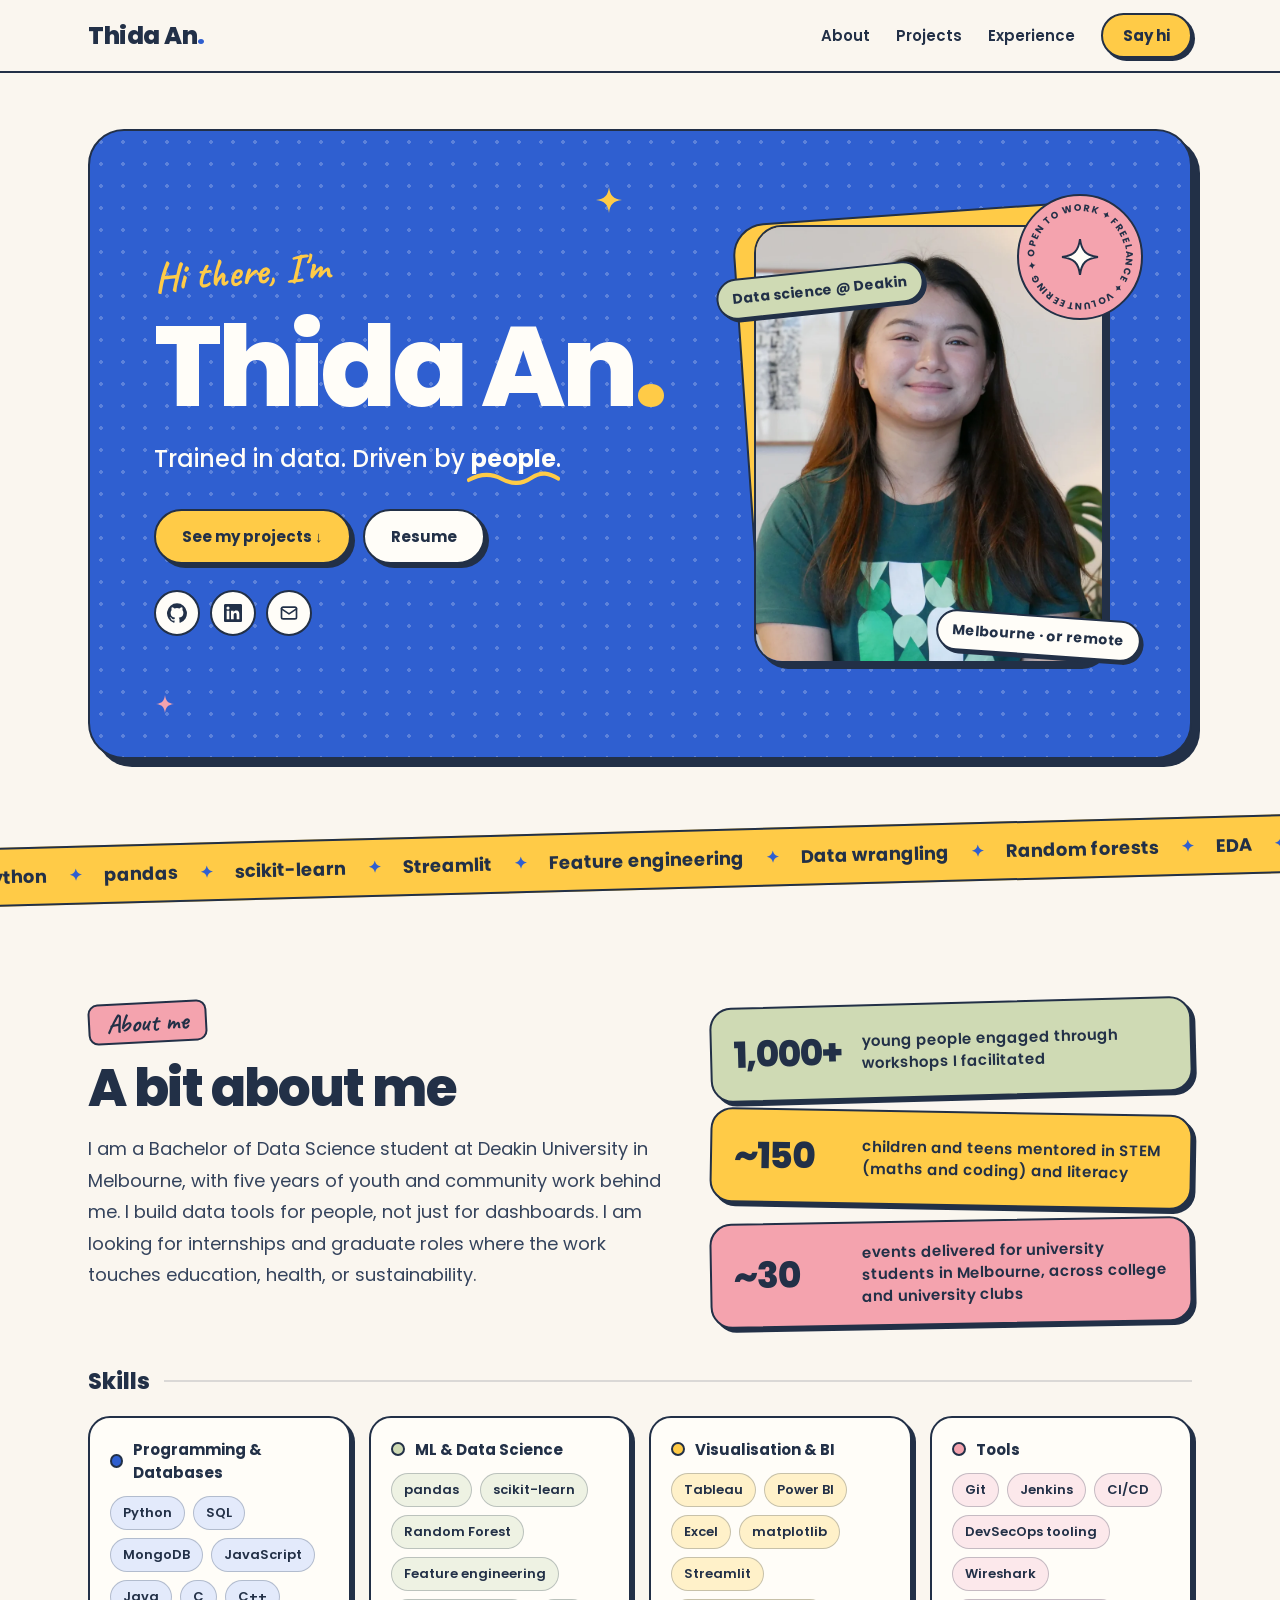
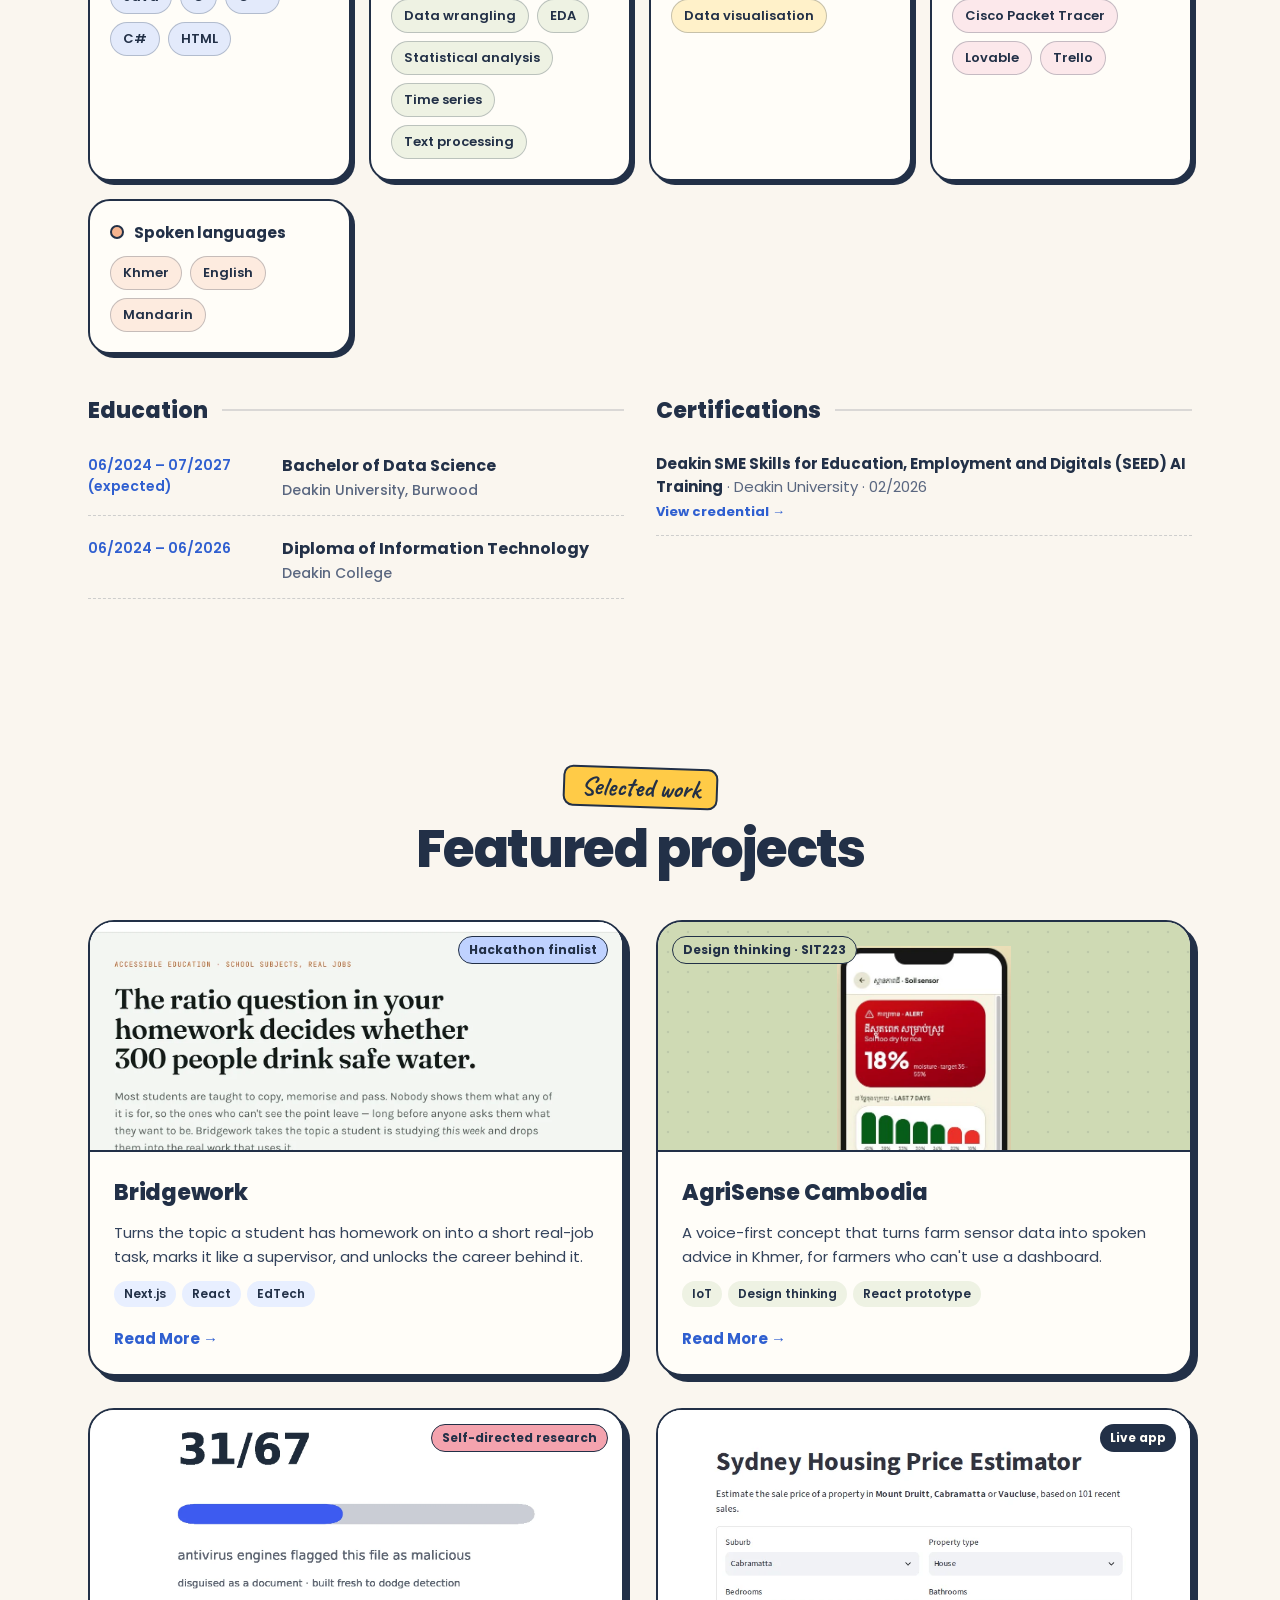
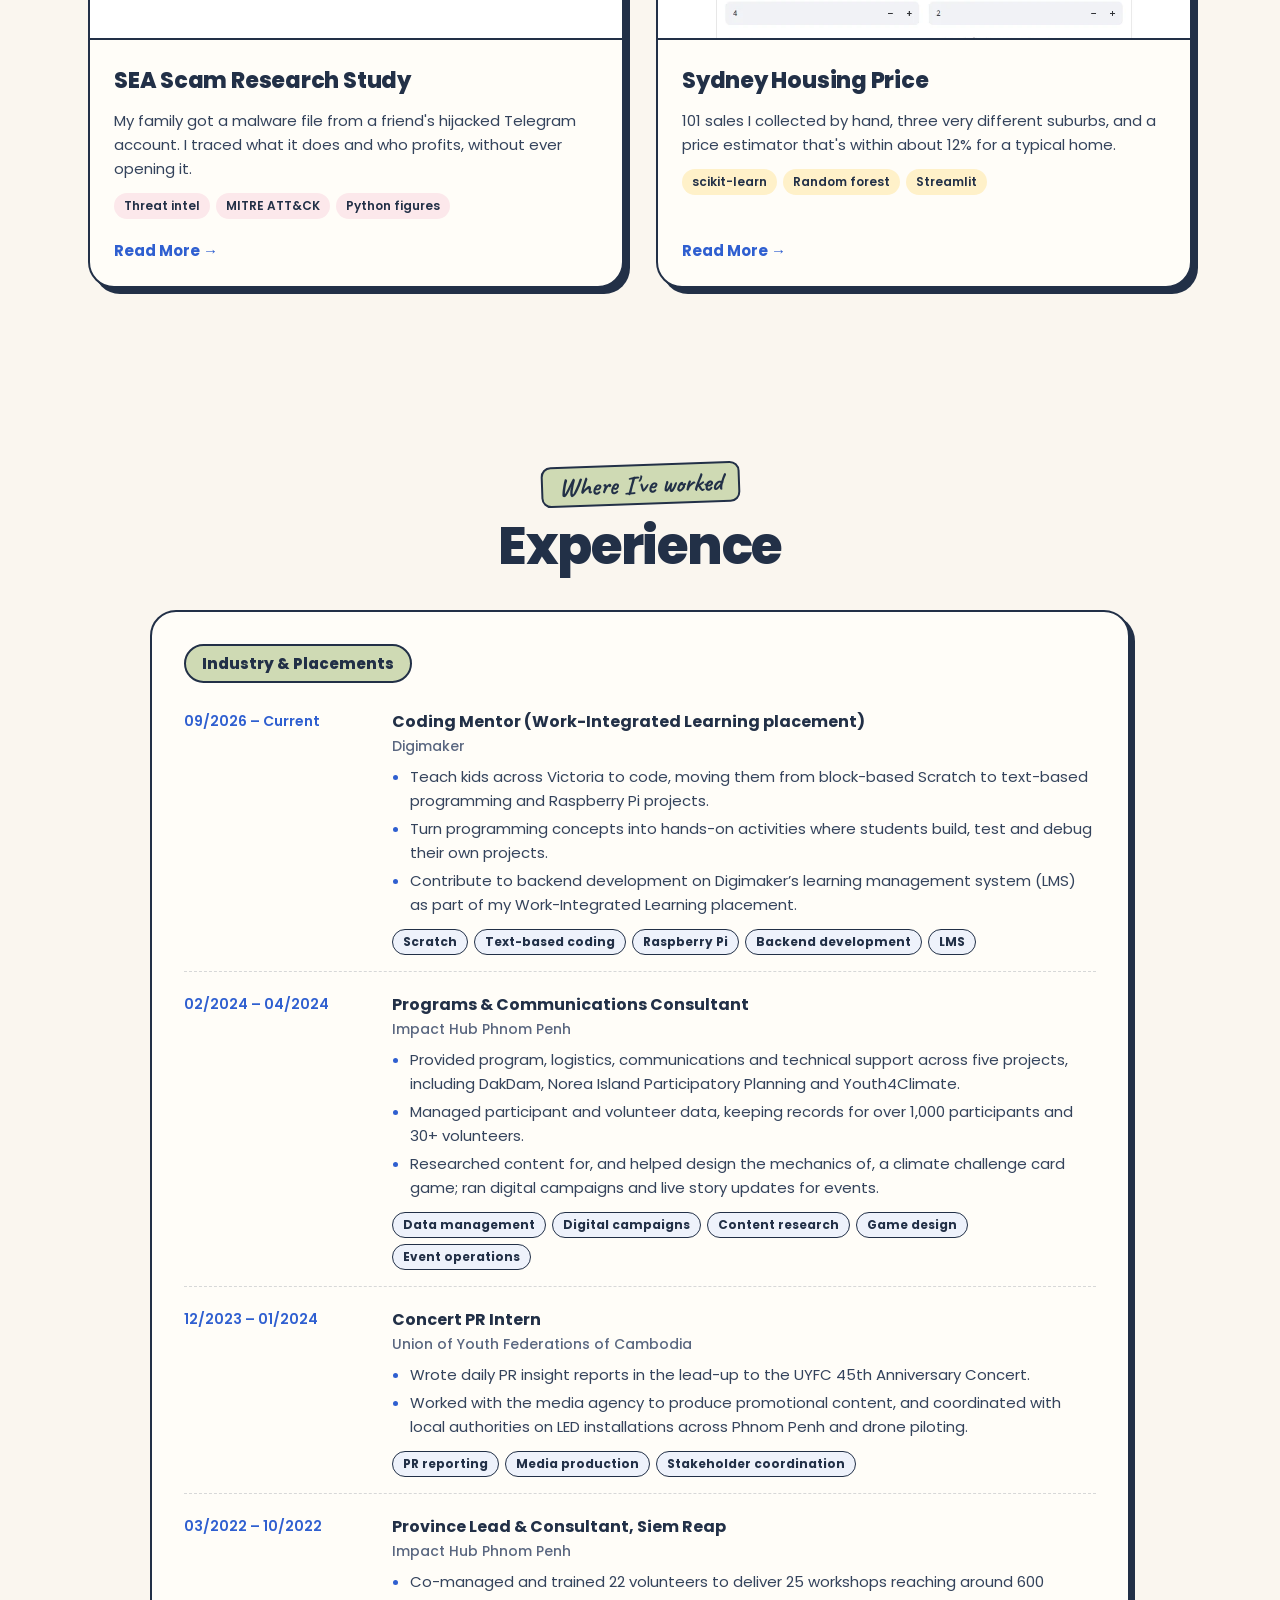
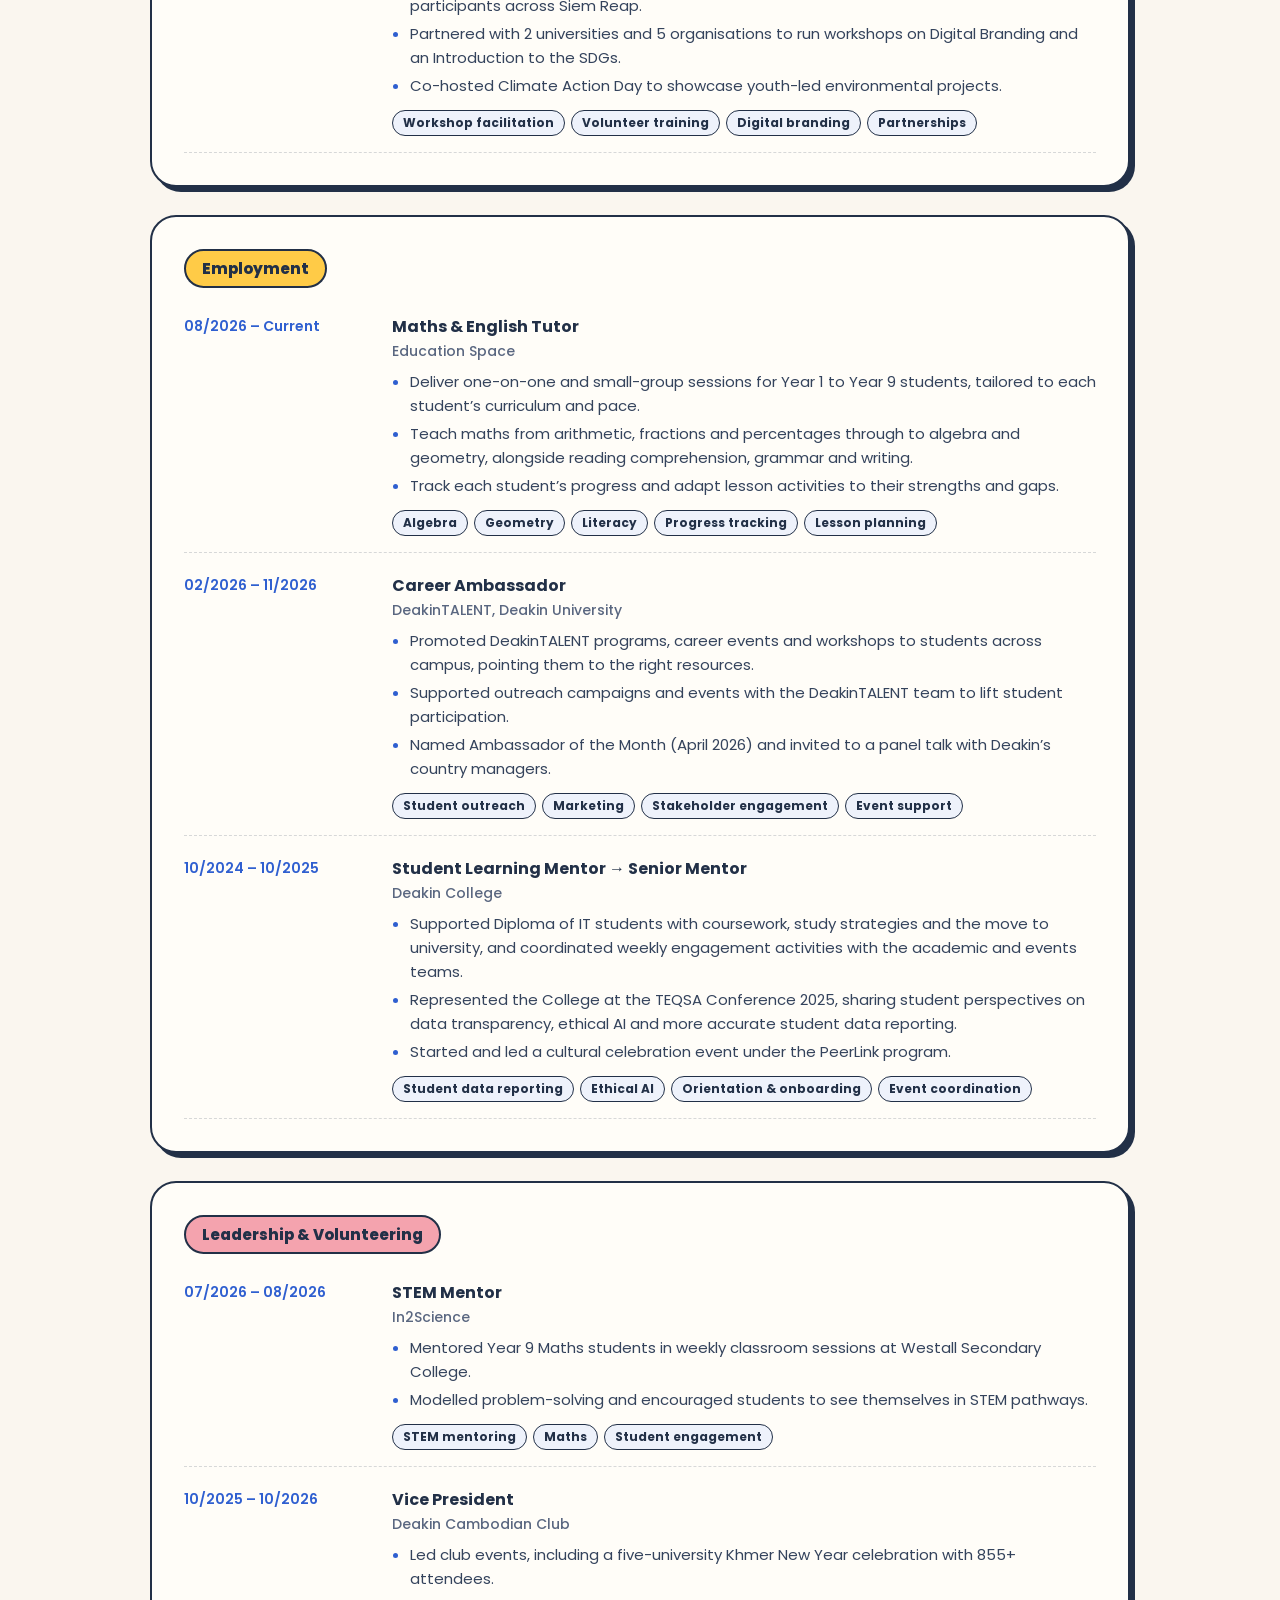
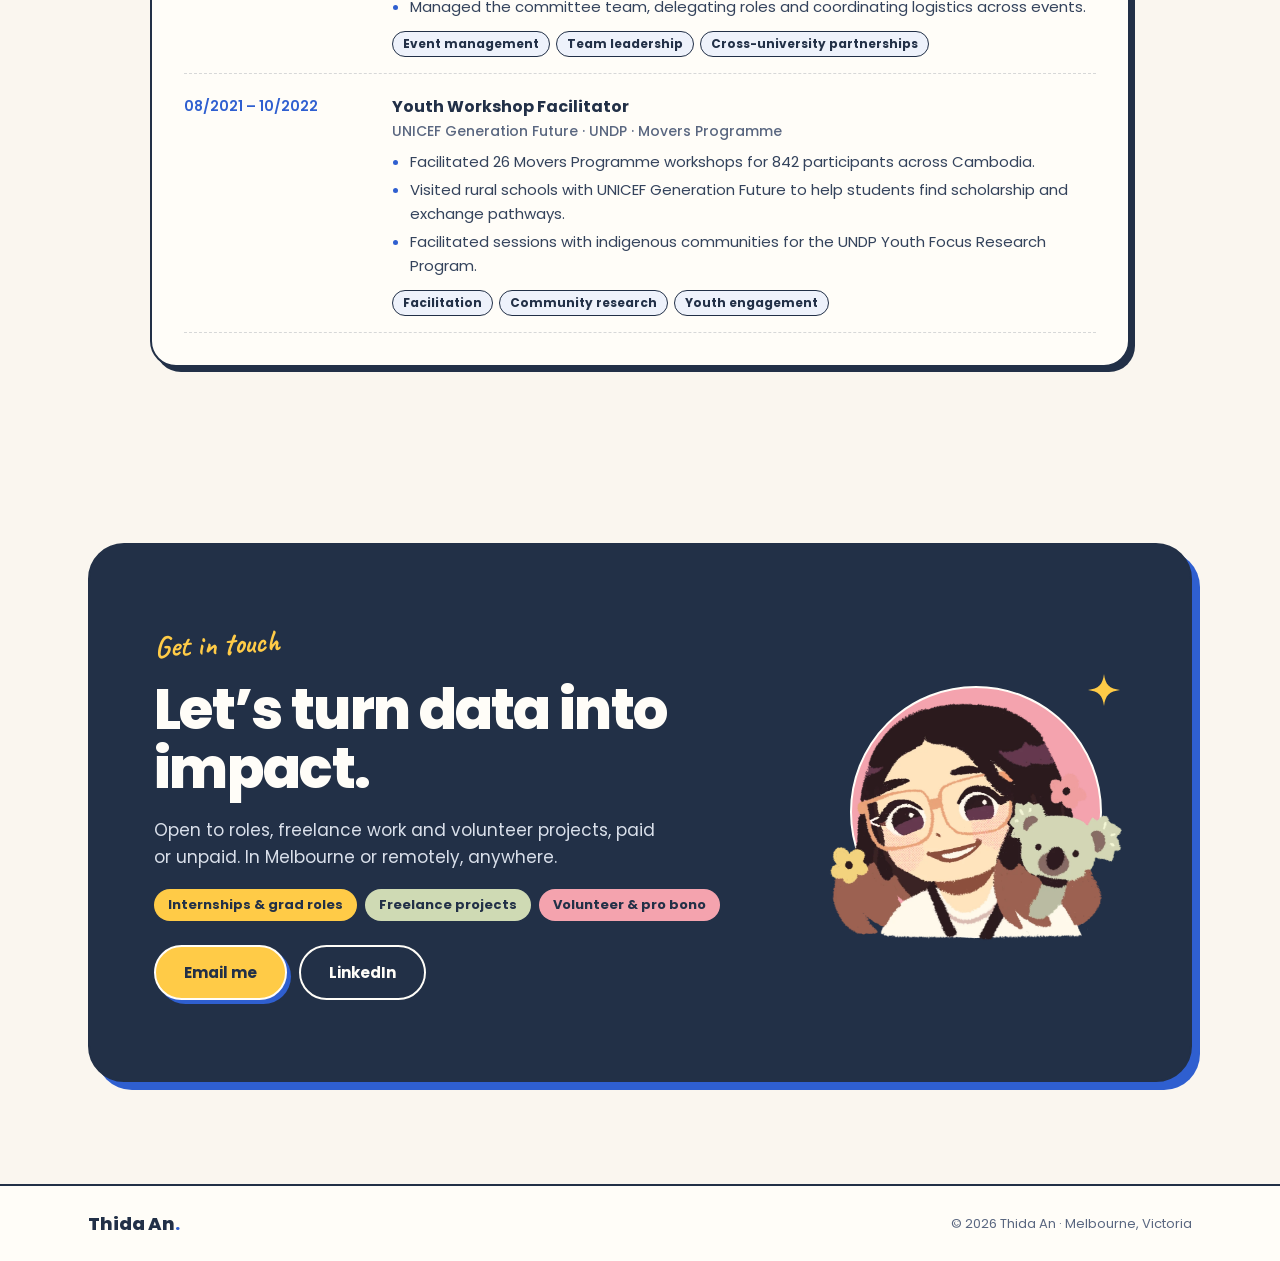
<file: index.html>
<!DOCTYPE html>
<html lang="en">
<head>
<meta charset="utf-8">
<meta name="viewport" content="width=device-width, initial-scale=1">
<title>Thida An, Data Science, Melbourne</title>
<link rel="preconnect" href="https://fonts.googleapis.com">
<link rel="preconnect" href="https://fonts.gstatic.com" crossorigin>
<link href="https://fonts.googleapis.com/css2?family=Caveat:wght@700&family=Poppins:wght@400;500;600;700;800&display=swap" rel="stylesheet">
<style>
body{margin:0;background:#FAF6EF}
*{box-sizing:border-box}
html{scroll-behavior:smooth;scroll-padding-top:90px}
a{color:#2F5FD0;text-decoration:none}a:hover{color:#223047}
.dots{background-image:radial-gradient(rgba(255,255,255,0.22) 1.6px,transparent 1.8px);background-size:22px 22px}
.inkdots{background-image:radial-gradient(rgba(34,48,71,0.10) 1.4px,transparent 1.6px);background-size:20px 20px}
.wob{animation:wob 7s ease-in-out infinite}
.bob{animation:bob 4.5s ease-in-out infinite}
.bob2{animation:bob 5.5s ease-in-out -2s infinite}
.spin{animation:spin 16s linear infinite}
.twinkle{animation:twinkle 2.8s ease-in-out infinite}
.twinkle2{animation:twinkle 3.6s ease-in-out -1.2s infinite}
.marq{animation:marq 34s linear infinite}
.lift{transition:transform .28s cubic-bezier(.3,1.7,.5,1),box-shadow .28s ease}
.lift:hover{transform:rotate(0deg) translateY(-8px)!important;box-shadow:10px 14px 0 #223047!important}
.pop{transition:transform .2s cubic-bezier(.3,1.7,.5,1),box-shadow .2s ease}
.pop:hover{transform:translate(-2px,-3px);box-shadow:6px 7px 0 #223047!important}
.chip{transition:transform .2s cubic-bezier(.3,1.7,.5,1)}
.chip:hover{transform:translateY(-3px) rotate(-3deg)}
.navlink:hover{color:#2F5FD0!important}
@keyframes wob{0%,100%{transform:rotate(-3deg)}50%{transform:rotate(3deg)}}
@keyframes bob{0%,100%{transform:translateY(0)}50%{transform:translateY(-10px)}}
@keyframes spin{to{transform:rotate(360deg)}}
@keyframes twinkle{0%,100%{transform:scale(1) rotate(0deg);opacity:1}50%{transform:scale(.6) rotate(45deg);opacity:.6}}
@keyframes marq{from{transform:translateX(0)}to{transform:translateX(-50%)}}
@media (prefers-reduced-motion:reduce){.wob,.bob,.bob2,.spin,.twinkle,.twinkle2,.marq{animation:none}}
/* Menu: full nav on wide screens, hamburger button on phones */
.nav-toggle{display:none!important}
.nav-mobile{display:none!important}
@media (max-width:859px){
  .nav-desktop{display:none!important}
  .nav-toggle{display:flex!important}
  .nav-mobile.open{display:flex!important}
}
.xp-list{margin:6px 0 0;padding-left:18px;font-size:15px;line-height:1.6;color:#34435C;display:flex;flex-direction:column;gap:4px}
.xp-list li::marker{color:#2F5FD0}
.xp-tags{display:flex;flex-wrap:wrap;gap:6px;margin-top:10px}
.xp-tag{font-size:12px;font-weight:700;color:#223047;background:#EEF2FB;border:1.5px solid #223047;padding:3px 10px;border-radius:999px}
</style>
</head>
<body>

<div style="min-height: 100vh; background: #FAF6EF; color: #223047; font-family: 'Poppins', Helvetica, sans-serif; overflow-x: hidden">

  <!-- NAV -->
  <header style="position: sticky; top: 0; z-index: 50; background: rgba(250,246,239,0.92); backdrop-filter: blur(12px); -webkit-backdrop-filter: blur(12px); border-bottom: 2px solid #223047">
    <div style="max-width: 1200px; margin: 0 auto; padding: 12px clamp(16px,5vw,48px); display: flex; align-items: center; justify-content: space-between; gap: 20px">
      <a href="#top" style="color: #223047; font-weight: 800; font-size: 24px; letter-spacing: -0.02em; padding: 6px 0">Thida An<span style="color: #2F5FD0">.</span></a>
      
        <nav class="nav-desktop" style="display: flex; align-items: center; gap: 26px; font-size: 15px; font-weight: 600">
          <a href="#about" class="navlink" style="color: #223047">About</a>
          <a href="#projects" class="navlink" style="color: #223047">Projects</a>
          <a href="#experience" class="navlink" style="color: #223047">Experience</a>
          <a href="#contact" class="pop" style="background: #FFCB47; color: #223047; font-weight: 700; padding: 9px 20px; border-radius: 999px; border: 2px solid #223047; box-shadow: 3px 3px 0 #223047">Say hi</a>
        </nav>
      
        <button class="nav-toggle" onclick="toggleMenu()" aria-label="Menu" style="width: 46px; height: 46px; border: 2px solid #223047; background: #FFFDF8; border-radius: 14px; display: flex; flex-direction: column; align-items: center; justify-content: center; gap: 5px; cursor: pointer; box-shadow: 3px 3px 0 #223047">
          <span style="width: 18px; height: 2px; background: #223047; border-radius: 2px"></span>
          <span style="width: 18px; height: 2px; background: #223047; border-radius: 2px"></span>
          <span style="width: 18px; height: 2px; background: #223047; border-radius: 2px"></span>
        </button>
      
    </div>
    
      <nav id="mobileMenu" class="nav-mobile" style="display: flex; flex-direction: column; padding: 6px clamp(16px,5vw,48px) 18px; border-top: 1px solid rgba(34,48,71,0.12)">
        <a href="#about" onclick="closeMenu()" style="color: #223047; font-size: 17px; font-weight: 600; padding: 12px 0">About</a>
        <a href="#projects" onclick="closeMenu()" style="color: #223047; font-size: 17px; font-weight: 600; padding: 12px 0">Projects</a>
        <a href="#experience" onclick="closeMenu()" style="color: #223047; font-size: 17px; font-weight: 600; padding: 12px 0">Experience</a>
        <a href="#contact" onclick="closeMenu()" style="align-self: flex-start; margin-top: 8px; background: #FFCB47; color: #223047; font-size: 15px; font-weight: 700; padding: 10px 22px; border-radius: 999px; border: 2px solid #223047">Say hi</a>
      </nav>
    
  </header>

  <main style="max-width: 1200px; margin: 0 auto; padding: 0 clamp(16px,5vw,48px)">

    <!-- HERO -->
    <section id="top" data-screen-label="Hero" style="padding: clamp(28px,5vw,56px) 0 clamp(40px,6vw,64px)">
      <div class="dots" style="position: relative; background-color: #2F5FD0; border: 2px solid #223047; border-radius: 36px; box-shadow: 8px 8px 0 #223047; padding: clamp(32px,6vw,72px) clamp(22px,5vw,64px); display: flex; flex-wrap: wrap-reverse; align-items: center; justify-content: space-between; gap: 40px; overflow: hidden">

        <div style="flex: 1 1 400px; min-width: 0; display: flex; flex-direction: column; gap: 22px; align-items: flex-start; position: relative; z-index: 2">
          <span style="font-family: 'Caveat', cursive; font-size: clamp(30px,3.6vw,40px); font-weight: 700; color: #FFCB47; transform: rotate(-4deg); line-height: 1">Hi there, I'm</span>
          <h1 style="margin: 0; font-size: clamp(54px,9vw,112px); font-weight: 800; line-height: 0.95; letter-spacing: -0.04em; color: #FFFDF8">Thida An<span style="color: #FFCB47">.</span></h1>
          
            <p style="margin: 0; font-size: clamp(19px,2.3vw,24px); font-weight: 500; line-height: 1.45; max-width: 30ch; color: #FFFDF8">Trained in data. Driven by <span style="position: relative; white-space: nowrap; font-weight: 700">people<svg aria-hidden="true" viewBox="0 0 200 20" preserveAspectRatio="none" style="position: absolute; left: -4px; right: -4px; bottom: -10px; width: calc(100% + 8px); height: 14px"><path d="M3 13 C 30 3, 52 3, 74 11 S 116 20, 138 10 S 176 3, 197 11" stroke="#FFCB47" stroke-width="6" fill="none" stroke-linecap="round"></path></svg></span>.</p>

<div style="display: flex; flex-wrap: wrap; gap: 12px; margin-top: 10px">
            <a href="#projects" class="pop" style="background: #FFCB47; color: #223047; font-weight: 700; font-size: 15px; padding: 14px 26px; border-radius: 999px; border: 2px solid #223047; box-shadow: 4px 4px 0 #223047">See my projects ↓</a>
            <a href="Thida-An-Resume.pdf" target="_blank" class="pop" style="background: #FFFDF8; color: #223047; font-weight: 700; font-size: 15px; padding: 14px 26px; border-radius: 999px; border: 2px solid #223047; box-shadow: 4px 4px 0 #223047">Resume</a>
          </div>
          <div style="display: flex; gap: 10px; margin-top: 4px">
            <a href="https://github.com/chakriyathida" target="_blank" aria-label="GitHub" class="pop" style="width: 46px; height: 46px; border-radius: 50%; background: #FFFDF8; border: 2px solid #223047; display: flex; align-items: center; justify-content: center; color: #223047">
              <svg aria-hidden="true" width="20" height="20" viewBox="0 0 24 24" fill="currentColor"><path d="M12 .3a12 12 0 0 0-3.8 23.38c.6.12.83-.26.83-.57v-2.04c-3.34.72-4.04-1.61-4.04-1.61-.55-1.4-1.34-1.77-1.34-1.77-1.08-.74.09-.73.09-.73 1.2.09 1.84 1.24 1.84 1.24 1.07 1.83 2.8 1.3 3.49 1 .1-.78.42-1.3.76-1.6-2.67-.3-5.47-1.33-5.47-5.93 0-1.31.47-2.38 1.24-3.22-.14-.3-.54-1.52.1-3.18 0 0 1-.32 3.3 1.23a11.5 11.5 0 0 1 6 0c2.28-1.55 3.29-1.23 3.29-1.23.64 1.66.24 2.88.12 3.18a4.65 4.65 0 0 1 1.23 3.22c0 4.61-2.8 5.63-5.48 5.92.42.36.81 1.1.81 2.22v3.29c0 .32.21.7.82.57A12 12 0 0 0 12 .3"></path></svg>
            </a>
            <a href="https://linkedin.com/in/thidaan" target="_blank" aria-label="LinkedIn" class="pop" style="width: 46px; height: 46px; border-radius: 50%; background: #FFFDF8; border: 2px solid #223047; display: flex; align-items: center; justify-content: center; color: #223047">
              <svg aria-hidden="true" width="18" height="18" viewBox="0 0 24 24" fill="currentColor"><path d="M20.45 20.45h-3.55v-5.57c0-1.33-.03-3.04-1.85-3.04-1.86 0-2.14 1.45-2.14 2.94v5.67H9.35V9h3.41v1.56h.05c.48-.9 1.64-1.85 3.37-1.85 3.6 0 4.27 2.37 4.27 5.46v6.28zM5.34 7.43a2.06 2.06 0 1 1 0-4.13 2.06 2.06 0 0 1 0 4.13zM7.12 20.45H3.56V9h3.56v11.45zM22.23 0H1.77C.79 0 0 .77 0 1.73v20.54C0 23.23.79 24 1.77 24h20.45c.98 0 1.78-.77 1.78-1.73V1.73C24 .77 23.2 0 22.22 0z"></path></svg>
            </a>
            <a href="mailto:chakriyathida@gmail.com" aria-label="Email" class="pop" style="width: 46px; height: 46px; border-radius: 50%; background: #FFFDF8; border: 2px solid #223047; display: flex; align-items: center; justify-content: center; color: #223047">
              <svg aria-hidden="true" width="20" height="20" viewBox="0 0 24 24" fill="none" stroke="currentColor" stroke-width="2" stroke-linecap="round" stroke-linejoin="round"><rect x="3" y="5" width="18" height="14" rx="2"></rect><path d="m3 7 9 6 9-6"></path></svg>
            </a>
          </div>
        </div>
        
          <div style="flex: 0 1 380px; width: 100%; max-width: 380px; margin: 0 auto; position: relative; padding: 22px 22px 22px 8px">
            <div style="position: absolute; top: 10px; left: 0; right: 34px; bottom: 34px; background: #FFCB47; border: 2px solid #223047; border-radius: 32px; transform: rotate(-4deg)"></div>
            <img src="images/thida-photo.webp" alt="Portrait of Thida An, smiling, in a green t-shirt" style="position: relative; display: block; width: 100%; aspect-ratio: 4 / 5; object-fit: cover; background: #FFFDF8; border: 2px solid #223047; border-radius: 28px; box-shadow: 6px 6px 0 #223047">
            <div class="spin" style="position: absolute; top: -10px; right: -18px; width: 128px; height: 128px">
              <svg role="img" aria-label="Open to work, freelance and volunteering" viewBox="0 0 128 128" width="128" height="128">
                <defs><path id="badgeCircle" d="M64,64 m-46,0 a46,46 0 1,1 92,0 a46,46 0 1,1 -92,0"></path></defs>
                <circle cx="64" cy="64" r="62" fill="#F4A3AE" stroke="#223047" stroke-width="2"></circle>
                <text font-family="Poppins, sans-serif" font-size="9.5" font-weight="700" fill="#223047"><textPath href="#badgeCircle" textLength="284" lengthAdjust="spacing">OPEN TO WORK ✦ FREELANCE ✦ VOLUNTEERING ✦ </textPath></text>
                <path d="M64 46 C65.5 58 70 62.5 82 64 C70 65.5 65.5 70 64 82 C62.5 70 58 65.5 46 64 C58 62.5 62.5 58 64 46Z" fill="#FFFDF8" stroke="#223047" stroke-width="2"></path>
              </svg>
            </div>
            <span class="bob2" style="position: absolute; left: -8%; top: 14%; background: #CFDAB4; color: #223047; font-weight: 700; font-size: 14px; padding: 8px 14px; border-radius: 999px; border: 2px solid #223047; box-shadow: 3px 3px 0 #223047; transform: rotate(-6deg); white-space: nowrap">Data science @ Deakin</span>
            <span class="bob" style="position: absolute; right: -4%; bottom: 6%; background: #FFFDF8; color: #223047; font-weight: 700; font-size: 14px; padding: 8px 14px; border-radius: 999px; border: 2px solid #223047; box-shadow: 3px 3px 0 #223047; transform: rotate(4deg); white-space: nowrap">Melbourne · or remote</span>
          </div>

        <svg class="twinkle2" aria-hidden="true" viewBox="0 0 24 24" style="position: absolute; left: 46%; top: 9%; width: 26px; height: 26px"><path d="M12 0 C13 8 16 11 24 12 C16 13 13 16 12 24 C11 16 8 13 0 12 C8 11 11 8 12 0Z" fill="#FFCB47"></path></svg>
        <svg class="twinkle" aria-hidden="true" viewBox="0 0 24 24" style="position: absolute; left: 6%; bottom: 7%; width: 18px; height: 18px"><path d="M12 0 C13 8 16 11 24 12 C16 13 13 16 12 24 C11 16 8 13 0 12 C8 11 11 8 12 0Z" fill="#F4A3AE"></path></svg>
      </div>
    </section>
  </main>

  <!-- MARQUEE -->
  <div aria-hidden="true" style="margin: 8px -20px 0; background: #FFCB47; border-top: 2px solid #223047; border-bottom: 2px solid #223047; transform: rotate(-1.5deg); overflow: hidden; padding: 14px 0">
    <div class="marq" style="display: flex; width: max-content; gap: 0">
      
        <span style="display: flex; align-items: center; gap: 22px; padding-right: 22px; font-weight: 700; font-size: 18px; color: #223047; white-space: nowrap">Python<span style="color: #2F5FD0; font-size: 16px">✦</span></span>
      
        <span style="display: flex; align-items: center; gap: 22px; padding-right: 22px; font-weight: 700; font-size: 18px; color: #223047; white-space: nowrap">pandas<span style="color: #2F5FD0; font-size: 16px">✦</span></span>
      
        <span style="display: flex; align-items: center; gap: 22px; padding-right: 22px; font-weight: 700; font-size: 18px; color: #223047; white-space: nowrap">scikit-learn<span style="color: #2F5FD0; font-size: 16px">✦</span></span>
      
        <span style="display: flex; align-items: center; gap: 22px; padding-right: 22px; font-weight: 700; font-size: 18px; color: #223047; white-space: nowrap">Streamlit<span style="color: #2F5FD0; font-size: 16px">✦</span></span>
      
        <span style="display: flex; align-items: center; gap: 22px; padding-right: 22px; font-weight: 700; font-size: 18px; color: #223047; white-space: nowrap">Feature engineering<span style="color: #2F5FD0; font-size: 16px">✦</span></span>
      
        <span style="display: flex; align-items: center; gap: 22px; padding-right: 22px; font-weight: 700; font-size: 18px; color: #223047; white-space: nowrap">Data wrangling<span style="color: #2F5FD0; font-size: 16px">✦</span></span>
      
        <span style="display: flex; align-items: center; gap: 22px; padding-right: 22px; font-weight: 700; font-size: 18px; color: #223047; white-space: nowrap">Random forests<span style="color: #2F5FD0; font-size: 16px">✦</span></span>
      
        <span style="display: flex; align-items: center; gap: 22px; padding-right: 22px; font-weight: 700; font-size: 18px; color: #223047; white-space: nowrap">EDA<span style="color: #2F5FD0; font-size: 16px">✦</span></span>
      
        <span style="display: flex; align-items: center; gap: 22px; padding-right: 22px; font-weight: 700; font-size: 18px; color: #223047; white-space: nowrap">Git<span style="color: #2F5FD0; font-size: 16px">✦</span></span>
      
        <span style="display: flex; align-items: center; gap: 22px; padding-right: 22px; font-weight: 700; font-size: 18px; color: #223047; white-space: nowrap">Jenkins<span style="color: #2F5FD0; font-size: 16px">✦</span></span>
      
        <span style="display: flex; align-items: center; gap: 22px; padding-right: 22px; font-weight: 700; font-size: 18px; color: #223047; white-space: nowrap">Khmer<span style="color: #2F5FD0; font-size: 16px">✦</span></span>
      
        <span style="display: flex; align-items: center; gap: 22px; padding-right: 22px; font-weight: 700; font-size: 18px; color: #223047; white-space: nowrap">English<span style="color: #2F5FD0; font-size: 16px">✦</span></span>
      
        <span style="display: flex; align-items: center; gap: 22px; padding-right: 22px; font-weight: 700; font-size: 18px; color: #223047; white-space: nowrap">Mandarin<span style="color: #2F5FD0; font-size: 16px">✦</span></span>
      
        <span style="display: flex; align-items: center; gap: 22px; padding-right: 22px; font-weight: 700; font-size: 18px; color: #223047; white-space: nowrap">Python<span style="color: #2F5FD0; font-size: 16px">✦</span></span>
      
        <span style="display: flex; align-items: center; gap: 22px; padding-right: 22px; font-weight: 700; font-size: 18px; color: #223047; white-space: nowrap">pandas<span style="color: #2F5FD0; font-size: 16px">✦</span></span>
      
        <span style="display: flex; align-items: center; gap: 22px; padding-right: 22px; font-weight: 700; font-size: 18px; color: #223047; white-space: nowrap">scikit-learn<span style="color: #2F5FD0; font-size: 16px">✦</span></span>
      
        <span style="display: flex; align-items: center; gap: 22px; padding-right: 22px; font-weight: 700; font-size: 18px; color: #223047; white-space: nowrap">Streamlit<span style="color: #2F5FD0; font-size: 16px">✦</span></span>
      
        <span style="display: flex; align-items: center; gap: 22px; padding-right: 22px; font-weight: 700; font-size: 18px; color: #223047; white-space: nowrap">Feature engineering<span style="color: #2F5FD0; font-size: 16px">✦</span></span>
      
        <span style="display: flex; align-items: center; gap: 22px; padding-right: 22px; font-weight: 700; font-size: 18px; color: #223047; white-space: nowrap">Data wrangling<span style="color: #2F5FD0; font-size: 16px">✦</span></span>
      
        <span style="display: flex; align-items: center; gap: 22px; padding-right: 22px; font-weight: 700; font-size: 18px; color: #223047; white-space: nowrap">Random forests<span style="color: #2F5FD0; font-size: 16px">✦</span></span>
      
        <span style="display: flex; align-items: center; gap: 22px; padding-right: 22px; font-weight: 700; font-size: 18px; color: #223047; white-space: nowrap">EDA<span style="color: #2F5FD0; font-size: 16px">✦</span></span>
      
        <span style="display: flex; align-items: center; gap: 22px; padding-right: 22px; font-weight: 700; font-size: 18px; color: #223047; white-space: nowrap">Git<span style="color: #2F5FD0; font-size: 16px">✦</span></span>
      
        <span style="display: flex; align-items: center; gap: 22px; padding-right: 22px; font-weight: 700; font-size: 18px; color: #223047; white-space: nowrap">Jenkins<span style="color: #2F5FD0; font-size: 16px">✦</span></span>
      
        <span style="display: flex; align-items: center; gap: 22px; padding-right: 22px; font-weight: 700; font-size: 18px; color: #223047; white-space: nowrap">Khmer<span style="color: #2F5FD0; font-size: 16px">✦</span></span>
      
        <span style="display: flex; align-items: center; gap: 22px; padding-right: 22px; font-weight: 700; font-size: 18px; color: #223047; white-space: nowrap">English<span style="color: #2F5FD0; font-size: 16px">✦</span></span>
      
        <span style="display: flex; align-items: center; gap: 22px; padding-right: 22px; font-weight: 700; font-size: 18px; color: #223047; white-space: nowrap">Mandarin<span style="color: #2F5FD0; font-size: 16px">✦</span></span>
      
    </div>
  </div>

  <main style="max-width: 1200px; margin: 0 auto; padding: 0 clamp(16px,5vw,48px)">

    <!-- ABOUT -->
    <section id="about" data-screen-label="About" style="padding: clamp(64px,9vw,112px) 0 clamp(48px,7vw,80px); display: flex; flex-direction: column; gap: 40px">
      <div style="display: flex; flex-wrap: wrap; gap: 40px; align-items: flex-start">
        <div style="flex: 1 1 440px; min-width: 0; display: flex; flex-direction: column; gap: 18px; align-items: flex-start">
          <span style="font-family: 'Caveat', cursive; font-size: 26px; font-weight: 700; background: #F4A3AE; color: #223047; padding: 2px 16px; border-radius: 10px; border: 2px solid #223047; transform: rotate(-3deg)">About me</span>
          <h2 style="margin: 0; font-size: clamp(34px,4.6vw,52px); font-weight: 800; letter-spacing: -0.03em; line-height: 1.05">A bit about me</h2>
          <p style="margin: 0; max-width: 56ch; font-size: 18px; line-height: 1.75; color: #34435C">I am a Bachelor of Data Science student at Deakin University in Melbourne, with five years of youth and community work behind me. I build data tools for people, not just for dashboards. I am looking for internships and graduate roles where the work touches education, health, or sustainability.</p>
        </div>
        <div style="flex: 1 1 340px; min-width: 0; display: flex; flex-direction: column; gap: 14px">
          <div class="chip" style="background: #CFDAB4; border: 2px solid #223047; border-radius: 22px; padding: 18px 22px; box-shadow: 4px 4px 0 #223047; transform: rotate(-1.5deg); display: flex; align-items: center; gap: 18px">
            <div style="flex: 0 0 110px; font-size: 36px; font-weight: 800; letter-spacing: -0.03em">1,000+</div>
            <div style="font-size: 15px; font-weight: 600; line-height: 1.45">young people engaged through workshops I facilitated</div>
          </div>
          <div class="chip" style="background: #FFCB47; border: 2px solid #223047; border-radius: 22px; padding: 18px 22px; box-shadow: 4px 4px 0 #223047; transform: rotate(1deg); display: flex; align-items: center; gap: 18px">
            <div style="flex: 0 0 110px; font-size: 36px; font-weight: 800; letter-spacing: -0.03em">~150</div>
            <div style="font-size: 15px; font-weight: 600; line-height: 1.45">children and teens mentored in STEM (maths and coding) and literacy</div>
          </div>
          <div class="chip" style="background: #F4A3AE; border: 2px solid #223047; border-radius: 22px; padding: 18px 22px; box-shadow: 4px 4px 0 #223047; transform: rotate(-1deg); display: flex; align-items: center; gap: 18px">
            <div style="flex: 0 0 110px; font-size: 36px; font-weight: 800; letter-spacing: -0.03em">~30</div>
            <div style="font-size: 15px; font-weight: 600; line-height: 1.45">events delivered for university students in Melbourne, across college and university clubs</div>
          </div>
        </div>
      </div>

      <div style="display: flex; flex-direction: column; gap: 18px">
        <div style="display: flex; align-items: center; gap: 14px">
          <h3 style="margin: 0; font-size: 22px; font-weight: 800; white-space: nowrap">Skills</h3>
          <div style="flex: 1; height: 2px; background: #223047; opacity: 0.15"></div>
        </div>
        <div style="display: grid; grid-template-columns: repeat(auto-fit, minmax(min(100%, 260px), 1fr)); gap: 18px">
          
            <div style="background: #FFFDF8; border: 2px solid #223047; border-radius: 22px; padding: 20px; display: flex; flex-direction: column; gap: 12px; box-shadow: 4px 4px 0 #223047">
              <div style="display: flex; align-items: center; gap: 10px">
                <span style="width: 14px; height: 14px; border-radius: 50%; border: 2px solid #223047; background: #2F5FD0"></span>
                <h4 style="margin: 0; font-size: 15px; font-weight: 700">Programming &amp; Databases</h4>
              </div>
              <div style="display: flex; flex-wrap: wrap; gap: 8px">
                
                  <span class="chip" style="font-size: 13px; font-weight: 600; background: #E3EAFB; color: #223047; padding: 6px 12px; border-radius: 999px; border: 1.5px solid rgba(34,48,71,0.25)">Python</span>
                
                  <span class="chip" style="font-size: 13px; font-weight: 600; background: #E3EAFB; color: #223047; padding: 6px 12px; border-radius: 999px; border: 1.5px solid rgba(34,48,71,0.25)">SQL</span>
                
                  <span class="chip" style="font-size: 13px; font-weight: 600; background: #E3EAFB; color: #223047; padding: 6px 12px; border-radius: 999px; border: 1.5px solid rgba(34,48,71,0.25)">MongoDB</span>
                
                  <span class="chip" style="font-size: 13px; font-weight: 600; background: #E3EAFB; color: #223047; padding: 6px 12px; border-radius: 999px; border: 1.5px solid rgba(34,48,71,0.25)">JavaScript</span>
                
                  <span class="chip" style="font-size: 13px; font-weight: 600; background: #E3EAFB; color: #223047; padding: 6px 12px; border-radius: 999px; border: 1.5px solid rgba(34,48,71,0.25)">Java</span>
                
                  <span class="chip" style="font-size: 13px; font-weight: 600; background: #E3EAFB; color: #223047; padding: 6px 12px; border-radius: 999px; border: 1.5px solid rgba(34,48,71,0.25)">C</span>
                
                  <span class="chip" style="font-size: 13px; font-weight: 600; background: #E3EAFB; color: #223047; padding: 6px 12px; border-radius: 999px; border: 1.5px solid rgba(34,48,71,0.25)">C++</span>
                
                  <span class="chip" style="font-size: 13px; font-weight: 600; background: #E3EAFB; color: #223047; padding: 6px 12px; border-radius: 999px; border: 1.5px solid rgba(34,48,71,0.25)">C#</span>
                
                  <span class="chip" style="font-size: 13px; font-weight: 600; background: #E3EAFB; color: #223047; padding: 6px 12px; border-radius: 999px; border: 1.5px solid rgba(34,48,71,0.25)">HTML</span>
                
              </div>
            </div>
          
            <div style="background: #FFFDF8; border: 2px solid #223047; border-radius: 22px; padding: 20px; display: flex; flex-direction: column; gap: 12px; box-shadow: 4px 4px 0 #223047">
              <div style="display: flex; align-items: center; gap: 10px">
                <span style="width: 14px; height: 14px; border-radius: 50%; border: 2px solid #223047; background: #CFDAB4"></span>
                <h4 style="margin: 0; font-size: 15px; font-weight: 700">ML &amp; Data Science</h4>
              </div>
              <div style="display: flex; flex-wrap: wrap; gap: 8px">
                
                  <span class="chip" style="font-size: 13px; font-weight: 600; background: #EEF2E3; color: #223047; padding: 6px 12px; border-radius: 999px; border: 1.5px solid rgba(34,48,71,0.25)">pandas</span>
                
                  <span class="chip" style="font-size: 13px; font-weight: 600; background: #EEF2E3; color: #223047; padding: 6px 12px; border-radius: 999px; border: 1.5px solid rgba(34,48,71,0.25)">scikit-learn</span>
                
                  <span class="chip" style="font-size: 13px; font-weight: 600; background: #EEF2E3; color: #223047; padding: 6px 12px; border-radius: 999px; border: 1.5px solid rgba(34,48,71,0.25)">Random Forest</span>
                
                  <span class="chip" style="font-size: 13px; font-weight: 600; background: #EEF2E3; color: #223047; padding: 6px 12px; border-radius: 999px; border: 1.5px solid rgba(34,48,71,0.25)">Feature engineering</span>
                
                  <span class="chip" style="font-size: 13px; font-weight: 600; background: #EEF2E3; color: #223047; padding: 6px 12px; border-radius: 999px; border: 1.5px solid rgba(34,48,71,0.25)">Data wrangling</span>
                
                  <span class="chip" style="font-size: 13px; font-weight: 600; background: #EEF2E3; color: #223047; padding: 6px 12px; border-radius: 999px; border: 1.5px solid rgba(34,48,71,0.25)">EDA</span>
                
                  <span class="chip" style="font-size: 13px; font-weight: 600; background: #EEF2E3; color: #223047; padding: 6px 12px; border-radius: 999px; border: 1.5px solid rgba(34,48,71,0.25)">Statistical analysis</span>
                
                  <span class="chip" style="font-size: 13px; font-weight: 600; background: #EEF2E3; color: #223047; padding: 6px 12px; border-radius: 999px; border: 1.5px solid rgba(34,48,71,0.25)">Time series</span>
                
                  <span class="chip" style="font-size: 13px; font-weight: 600; background: #EEF2E3; color: #223047; padding: 6px 12px; border-radius: 999px; border: 1.5px solid rgba(34,48,71,0.25)">Text processing</span>
                
              </div>
            </div>
          
            <div style="background: #FFFDF8; border: 2px solid #223047; border-radius: 22px; padding: 20px; display: flex; flex-direction: column; gap: 12px; box-shadow: 4px 4px 0 #223047">
              <div style="display: flex; align-items: center; gap: 10px">
                <span style="width: 14px; height: 14px; border-radius: 50%; border: 2px solid #223047; background: #FFCB47"></span>
                <h4 style="margin: 0; font-size: 15px; font-weight: 700">Visualisation &amp; BI</h4>
              </div>
              <div style="display: flex; flex-wrap: wrap; gap: 8px">
                
                  <span class="chip" style="font-size: 13px; font-weight: 600; background: #FFF1C9; color: #223047; padding: 6px 12px; border-radius: 999px; border: 1.5px solid rgba(34,48,71,0.25)">Tableau</span>
                
                  <span class="chip" style="font-size: 13px; font-weight: 600; background: #FFF1C9; color: #223047; padding: 6px 12px; border-radius: 999px; border: 1.5px solid rgba(34,48,71,0.25)">Power BI</span>
                
                  <span class="chip" style="font-size: 13px; font-weight: 600; background: #FFF1C9; color: #223047; padding: 6px 12px; border-radius: 999px; border: 1.5px solid rgba(34,48,71,0.25)">Excel</span>
                
                  <span class="chip" style="font-size: 13px; font-weight: 600; background: #FFF1C9; color: #223047; padding: 6px 12px; border-radius: 999px; border: 1.5px solid rgba(34,48,71,0.25)">matplotlib</span>
                
                  <span class="chip" style="font-size: 13px; font-weight: 600; background: #FFF1C9; color: #223047; padding: 6px 12px; border-radius: 999px; border: 1.5px solid rgba(34,48,71,0.25)">Streamlit</span>
                
                  <span class="chip" style="font-size: 13px; font-weight: 600; background: #FFF1C9; color: #223047; padding: 6px 12px; border-radius: 999px; border: 1.5px solid rgba(34,48,71,0.25)">Data visualisation</span>
                
              </div>
            </div>
          
            <div style="background: #FFFDF8; border: 2px solid #223047; border-radius: 22px; padding: 20px; display: flex; flex-direction: column; gap: 12px; box-shadow: 4px 4px 0 #223047">
              <div style="display: flex; align-items: center; gap: 10px">
                <span style="width: 14px; height: 14px; border-radius: 50%; border: 2px solid #223047; background: #F4A3AE"></span>
                <h4 style="margin: 0; font-size: 15px; font-weight: 700">Tools</h4>
              </div>
              <div style="display: flex; flex-wrap: wrap; gap: 8px">
                
                  <span class="chip" style="font-size: 13px; font-weight: 600; background: #FCE8EB; color: #223047; padding: 6px 12px; border-radius: 999px; border: 1.5px solid rgba(34,48,71,0.25)">Git</span>
                
                  <span class="chip" style="font-size: 13px; font-weight: 600; background: #FCE8EB; color: #223047; padding: 6px 12px; border-radius: 999px; border: 1.5px solid rgba(34,48,71,0.25)">Jenkins</span>
                
                  <span class="chip" style="font-size: 13px; font-weight: 600; background: #FCE8EB; color: #223047; padding: 6px 12px; border-radius: 999px; border: 1.5px solid rgba(34,48,71,0.25)">CI/CD</span>
                
                  <span class="chip" style="font-size: 13px; font-weight: 600; background: #FCE8EB; color: #223047; padding: 6px 12px; border-radius: 999px; border: 1.5px solid rgba(34,48,71,0.25)">DevSecOps tooling</span>
                
                  <span class="chip" style="font-size: 13px; font-weight: 600; background: #FCE8EB; color: #223047; padding: 6px 12px; border-radius: 999px; border: 1.5px solid rgba(34,48,71,0.25)">Wireshark</span>
                
                  <span class="chip" style="font-size: 13px; font-weight: 600; background: #FCE8EB; color: #223047; padding: 6px 12px; border-radius: 999px; border: 1.5px solid rgba(34,48,71,0.25)">Cisco Packet Tracer</span>
                
                  <span class="chip" style="font-size: 13px; font-weight: 600; background: #FCE8EB; color: #223047; padding: 6px 12px; border-radius: 999px; border: 1.5px solid rgba(34,48,71,0.25)">Lovable</span>
                
                  <span class="chip" style="font-size: 13px; font-weight: 600; background: #FCE8EB; color: #223047; padding: 6px 12px; border-radius: 999px; border: 1.5px solid rgba(34,48,71,0.25)">Trello</span>
                
              </div>
            </div>
          
            <div style="background: #FFFDF8; border: 2px solid #223047; border-radius: 22px; padding: 20px; display: flex; flex-direction: column; gap: 12px; box-shadow: 4px 4px 0 #223047">
              <div style="display: flex; align-items: center; gap: 10px">
                <span style="width: 14px; height: 14px; border-radius: 50%; border: 2px solid #223047; background: #F6B48F"></span>
                <h4 style="margin: 0; font-size: 15px; font-weight: 700">Spoken languages</h4>
              </div>
              <div style="display: flex; flex-wrap: wrap; gap: 8px">
                
                  <span class="chip" style="font-size: 13px; font-weight: 600; background: #FDEBDF; color: #223047; padding: 6px 12px; border-radius: 999px; border: 1.5px solid rgba(34,48,71,0.25)">Khmer</span>
                
                  <span class="chip" style="font-size: 13px; font-weight: 600; background: #FDEBDF; color: #223047; padding: 6px 12px; border-radius: 999px; border: 1.5px solid rgba(34,48,71,0.25)">English</span>
                
                  <span class="chip" style="font-size: 13px; font-weight: 600; background: #FDEBDF; color: #223047; padding: 6px 12px; border-radius: 999px; border: 1.5px solid rgba(34,48,71,0.25)">Mandarin</span>
                
              </div>
            </div>
          
        </div>
      </div>

      <div style="display: flex; flex-wrap: wrap; gap: 32px">
        <div style="flex: 1 1 440px; min-width: 0; display: flex; flex-direction: column; gap: 6px">
          <div style="display: flex; align-items: center; gap: 14px; margin-bottom: 6px">
            <h3 style="margin: 0; font-size: 22px; font-weight: 800; white-space: nowrap">Education</h3>
            <div style="flex: 1; height: 2px; background: #223047; opacity: 0.15"></div>
          </div>
          
            <div style="display: flex; flex-wrap: wrap; gap: 4px 24px; padding: 14px 0; border-bottom: 1.5px dashed rgba(34,48,71,0.2)">
              <div style="flex: 0 0 170px; font-size: 14px; font-weight: 600; color: #2F5FD0; padding-top: 2px">06/2024 – 07/2027 (expected)</div>
              <div style="flex: 1 1 240px; display: flex; flex-direction: column; gap: 2px; min-width: 0">
                <div style="font-size: 16px; font-weight: 700">Bachelor of Data Science</div>
                <div style="font-size: 14px; font-weight: 500; color: #5A6780">Deakin University, Burwood</div>
              </div>
            </div>
          
            <div style="display: flex; flex-wrap: wrap; gap: 4px 24px; padding: 14px 0; border-bottom: 1.5px dashed rgba(34,48,71,0.2)">
              <div style="flex: 0 0 170px; font-size: 14px; font-weight: 600; color: #2F5FD0; padding-top: 2px">06/2024 – 06/2026</div>
              <div style="flex: 1 1 240px; display: flex; flex-direction: column; gap: 2px; min-width: 0">
                <div style="font-size: 16px; font-weight: 700">Diploma of Information Technology</div>
                <div style="font-size: 14px; font-weight: 500; color: #5A6780">Deakin College</div>
              </div>
            </div>
          
        </div>
        <div style="flex: 1 1 440px; min-width: 0; display: flex; flex-direction: column; gap: 6px">
          <div style="display: flex; align-items: center; gap: 14px; margin-bottom: 6px">
            <h3 style="margin: 0; font-size: 22px; font-weight: 800; white-space: nowrap">Certifications</h3>
            <div style="flex: 1; height: 2px; background: #223047; opacity: 0.15"></div>
          </div>
          
            <div style="display: flex; flex-wrap: wrap; justify-content: space-between; align-items: baseline; gap: 4px 16px; padding: 13px 0; border-bottom: 1.5px dashed rgba(34,48,71,0.2)">
              <div style="font-size: 15px; min-width: 0"><span style="font-weight: 700">Deakin SME Skills for Education, Employment and Digitals (SEED) AI Training</span><span style="color: #5A6780"> · Deakin University · 02/2026</span></div>
              <a href="SEED-AI-CERTIFICATE.pdf" target="_blank" style="font-size: 13px; font-weight: 700; color: #2F5FD0">View credential →</a>
            </div>
          
        </div>
      </div>
    </section>

    <!-- PROJECTS -->
    <section id="projects" data-screen-label="Projects" style="padding: clamp(48px,7vw,88px) 0; display: flex; flex-direction: column; gap: 44px">
      <div style="display: flex; flex-direction: column; gap: 14px; align-items: center; text-align: center">
        <span style="font-family: 'Caveat', cursive; font-size: 26px; font-weight: 700; background: #FFCB47; color: #223047; padding: 2px 16px; border-radius: 10px; border: 2px solid #223047; transform: rotate(2deg)">Selected work</span>
        <h2 style="margin: 0; font-size: clamp(34px,4.6vw,52px); font-weight: 800; letter-spacing: -0.03em; line-height: 1.05">Featured projects</h2>
      </div>

      <div style="display: grid; grid-template-columns: repeat(auto-fit, minmax(min(100%, 420px), 1fr)); gap: 32px">

        <!-- Bridgework card -->
        <a href="bridgework.html" class="lift" style="display: flex; flex-direction: column; background: #FFFDF8; border: 2px solid #223047; border-radius: 26px; overflow: hidden; box-shadow: 6px 6px 0 #223047; color: #223047">
          <div style="height: 230px; background: #FFFFFF; border-bottom: 2px solid #223047; position: relative; overflow: hidden">
            <img src="images/bridgework.webp" alt="Bridgework home page: the ratio question in your homework decides whether 300 people drink safe water" style="width: 100%; height: 100%; object-fit: cover; object-position: left top; display: block">
            <span style="position: absolute; top: 14px; right: 14px; font-size: 12px; font-weight: 700; color: #223047; background: #BFD2FF; border: 1.5px solid #223047; padding: 4px 10px; border-radius: 999px">Hackathon finalist</span>
          </div>
          <div style="padding: 24px; display: flex; flex-direction: column; gap: 12px; flex: 1">
            <h3 style="margin: 0; font-size: 22px; font-weight: 800; letter-spacing: -0.01em">Bridgework</h3>
            <p style="margin: 0; font-size: 15px; line-height: 1.6; color: #34435C">Turns the topic a student has homework on into a short real-job task, marks it like a supervisor, and unlocks the career behind it.</p>
            <div style="display: flex; flex-wrap: wrap; gap: 6px">
              <span style="font-size: 12px; font-weight: 600; background: #E8EFFF; padding: 4px 10px; border-radius: 999px">Next.js</span>
              <span style="font-size: 12px; font-weight: 600; background: #E8EFFF; padding: 4px 10px; border-radius: 999px">React</span>
              <span style="font-size: 12px; font-weight: 600; background: #E8EFFF; padding: 4px 10px; border-radius: 999px">EdTech</span>
            </div>
            <span style="margin-top: auto; padding-top: 8px; font-size: 15px; font-weight: 700; color: #2F5FD0">Read More →</span>
          </div>
        </a>

        <!-- AgriSense card -->
        <a href="agrisense.html" class="lift" style="display: flex; flex-direction: column; background: #FFFDF8; border: 2px solid #223047; border-radius: 26px; overflow: hidden; box-shadow: 6px 6px 0 #223047; color: #223047">
          <div class="inkdots" style="height: 230px; background-color: #CFDAB4; border-bottom: 2px solid #223047; display: flex; align-items: flex-start; justify-content: center; padding-top: 24px; position: relative; overflow: hidden">
            <img src="images/agrisense.webp" alt="AgriSense prototype: a soil sensor alert in Khmer and English" style="height: 330px; width: auto; flex-shrink: 0; display: block">
            <span style="position: absolute; top: 14px; left: 14px; font-size: 12px; font-weight: 700; color: #223047; background: #CFDAB4; border: 1.5px solid #223047; padding: 4px 10px; border-radius: 999px">Design thinking · SIT223</span>
          </div>
          <div style="padding: 24px; display: flex; flex-direction: column; gap: 12px; flex: 1">
            <h3 style="margin: 0; font-size: 22px; font-weight: 800; letter-spacing: -0.01em">AgriSense Cambodia</h3>
            <p style="margin: 0; font-size: 15px; line-height: 1.6; color: #34435C">A voice-first concept that turns farm sensor data into spoken advice in Khmer, for farmers who can't use a dashboard.</p>
            <div style="display: flex; flex-wrap: wrap; gap: 6px">
              <span style="font-size: 12px; font-weight: 600; background: #EEF2E3; padding: 4px 10px; border-radius: 999px">IoT</span>
              <span style="font-size: 12px; font-weight: 600; background: #EEF2E3; padding: 4px 10px; border-radius: 999px">Design thinking</span>
              <span style="font-size: 12px; font-weight: 600; background: #EEF2E3; padding: 4px 10px; border-radius: 999px">React prototype</span>
            </div>
            <span style="margin-top: auto; padding-top: 8px; font-size: 15px; font-weight: 700; color: #2F5FD0">Read More →</span>
          </div>
        </a>

        <!-- SEA Scam card -->
        <a href="sea-scam.html" class="lift" style="display: flex; flex-direction: column; background: #FFFDF8; border: 2px solid #223047; border-radius: 26px; overflow: hidden; box-shadow: 6px 6px 0 #223047; color: #223047">
          <div style="height: 230px; background: #FFFFFF; border-bottom: 2px solid #223047; position: relative; overflow: hidden">
            <img src="images/seascam-chart.webp" alt="Chart: 31 of 67 antivirus engines flagged the file as malicious" style="width: 100%; height: 100%; object-fit: contain; object-position: center; display: block">
            <span style="position: absolute; top: 14px; right: 14px; font-size: 12px; font-weight: 700; background: #F4A3AE; border: 1.5px solid #223047; padding: 4px 10px; border-radius: 999px">Self-directed research</span>
          </div>
          <div style="padding: 24px; display: flex; flex-direction: column; gap: 12px; flex: 1">
            <h3 style="margin: 0; font-size: 22px; font-weight: 800; letter-spacing: -0.01em">SEA Scam Research Study</h3>
            <p style="margin: 0; font-size: 15px; line-height: 1.6; color: #34435C">My family got a malware file from a friend's hijacked Telegram account. I traced what it does and who profits, without ever opening it.</p>
            <div style="display: flex; flex-wrap: wrap; gap: 6px">
              <span style="font-size: 12px; font-weight: 600; background: #FCE8EB; padding: 4px 10px; border-radius: 999px">Threat intel</span>
              <span style="font-size: 12px; font-weight: 600; background: #FCE8EB; padding: 4px 10px; border-radius: 999px">MITRE ATT&amp;CK</span>
              <span style="font-size: 12px; font-weight: 600; background: #FCE8EB; padding: 4px 10px; border-radius: 999px">Python figures</span>
            </div>
            <span style="margin-top: auto; padding-top: 8px; font-size: 15px; font-weight: 700; color: #2F5FD0">Read More →</span>
          </div>
        </a>

        <!-- Sydney Housing card -->
        <a href="sydney-housing.html" class="lift" style="display: flex; flex-direction: column; background: #FFFDF8; border: 2px solid #223047; border-radius: 26px; overflow: hidden; box-shadow: 6px 6px 0 #223047; color: #223047">
          <div style="height: 230px; background: #FFFFFF; border-bottom: 2px solid #223047; position: relative; overflow: hidden">
            <img src="images/sydney-housing.webp" alt="The Sydney Housing Price Estimator app" style="width: 100%; height: 100%; object-fit: cover; object-position: center 8%; display: block">
            <span style="position: absolute; top: 14px; right: 14px; font-size: 12px; font-weight: 700; background: #223047; color: #FFFDF8; padding: 5px 10px; border-radius: 999px">Live app</span>
          </div>
          <div style="padding: 24px; display: flex; flex-direction: column; gap: 12px; flex: 1">
            <h3 style="margin: 0; font-size: 22px; font-weight: 800; letter-spacing: -0.01em">Sydney Housing Price</h3>
            <p style="margin: 0; font-size: 15px; line-height: 1.6; color: #34435C">101 sales I collected by hand, three very different suburbs, and a price estimator that's within about 12% for a typical home.</p>
            <div style="display: flex; flex-wrap: wrap; gap: 6px">
              <span style="font-size: 12px; font-weight: 600; background: #FFF1C9; padding: 4px 10px; border-radius: 999px">scikit-learn</span>
              <span style="font-size: 12px; font-weight: 600; background: #FFF1C9; padding: 4px 10px; border-radius: 999px">Random forest</span>
              <span style="font-size: 12px; font-weight: 600; background: #FFF1C9; padding: 4px 10px; border-radius: 999px">Streamlit</span>
            </div>
            <span style="margin-top: auto; padding-top: 8px; font-size: 15px; font-weight: 700; color: #2F5FD0">Read More →</span>
          </div>
        </a>
      </div>
    </section>

    <!-- EXPERIENCE -->
    <section id="experience" data-screen-label="Experience" style="padding: clamp(48px,7vw,88px) 0; display: flex; flex-direction: column; gap: 36px; align-items: center">
      <div style="display: flex; flex-direction: column; gap: 14px; align-items: center; text-align: center">
        <span style="font-family: 'Caveat', cursive; font-size: 26px; font-weight: 700; background: #CFDAB4; color: #223047; padding: 2px 16px; border-radius: 10px; border: 2px solid #223047; transform: rotate(-2deg)">Where I've worked</span>
        <h2 style="margin: 0; font-size: clamp(34px,4.6vw,52px); font-weight: 800; letter-spacing: -0.03em; line-height: 1.05">Experience</h2>
      </div>
      <div style="width: 100%; max-width: 980px; display: flex; flex-direction: column; gap: 28px">
        
          <div style="background: #FFFDF8; border: 2px solid #223047; border-radius: 26px; box-shadow: 5px 5px 0 #223047; padding: clamp(20px,3vw,32px); display: flex; flex-direction: column; gap: 4px">
            <div style="display: flex; align-items: center; gap: 12px; margin-bottom: 6px">
              <span style="font-size: 15px; font-weight: 800; background: #CFDAB4; border: 2px solid #223047; padding: 6px 16px; border-radius: 999px">Industry &amp; Placements</span>
            </div>
            
              <div style="display: flex; flex-wrap: wrap; gap: 4px 28px; padding: 16px 0; border-bottom: 1.5px dashed rgba(34,48,71,0.18)">
                <div style="flex: 0 0 180px; font-size: 14px; font-weight: 600; color: #2F5FD0; padding-top: 2px">09/2026 – Current</div>
                <div style="flex: 1 1 320px; display: flex; flex-direction: column; gap: 2px; min-width: 0">
                  <div style="font-size: 16px; font-weight: 700">Coding Mentor (Work-Integrated Learning placement)</div>
                  <div style="font-size: 14px; font-weight: 500; color: #5A6780">Digimaker</div>
                  <ul class="xp-list">
                    <li>Teach kids across Victoria to code, moving them from block-based Scratch to text-based programming and Raspberry Pi projects.</li>
                    <li>Turn programming concepts into hands-on activities where students build, test and debug their own projects.</li>
                    <li>Contribute to backend development on Digimaker’s learning management system (LMS) as part of my Work-Integrated Learning placement.</li>
                  </ul>
                  <div class="xp-tags"><span class="xp-tag">Scratch</span><span class="xp-tag">Text-based coding</span><span class="xp-tag">Raspberry Pi</span><span class="xp-tag">Backend development</span><span class="xp-tag">LMS</span></div>
                </div>
              </div>
            
              <div style="display: flex; flex-wrap: wrap; gap: 4px 28px; padding: 16px 0; border-bottom: 1.5px dashed rgba(34,48,71,0.18)">
                <div style="flex: 0 0 180px; font-size: 14px; font-weight: 600; color: #2F5FD0; padding-top: 2px">02/2024 – 04/2024</div>
                <div style="flex: 1 1 320px; display: flex; flex-direction: column; gap: 2px; min-width: 0">
                  <div style="font-size: 16px; font-weight: 700">Programs &amp; Communications Consultant</div>
                  <div style="font-size: 14px; font-weight: 500; color: #5A6780">Impact Hub Phnom Penh</div>
                  <ul class="xp-list">
                    <li>Provided program, logistics, communications and technical support across five projects, including DakDam, Norea Island Participatory Planning and Youth4Climate.</li>
                    <li>Managed participant and volunteer data, keeping records for over 1,000 participants and 30+ volunteers.</li>
                    <li>Researched content for, and helped design the mechanics of, a climate challenge card game; ran digital campaigns and live story updates for events.</li>
                  </ul>
                  <div class="xp-tags"><span class="xp-tag">Data management</span><span class="xp-tag">Digital campaigns</span><span class="xp-tag">Content research</span><span class="xp-tag">Game design</span><span class="xp-tag">Event operations</span></div>
                </div>
              </div>
            
              <div style="display: flex; flex-wrap: wrap; gap: 4px 28px; padding: 16px 0; border-bottom: 1.5px dashed rgba(34,48,71,0.18)">
                <div style="flex: 0 0 180px; font-size: 14px; font-weight: 600; color: #2F5FD0; padding-top: 2px">12/2023 – 01/2024</div>
                <div style="flex: 1 1 320px; display: flex; flex-direction: column; gap: 2px; min-width: 0">
                  <div style="font-size: 16px; font-weight: 700">Concert PR Intern</div>
                  <div style="font-size: 14px; font-weight: 500; color: #5A6780">Union of Youth Federations of Cambodia</div>
                  <ul class="xp-list">
                    <li>Wrote daily PR insight reports in the lead-up to the UYFC 45th Anniversary Concert.</li>
                    <li>Worked with the media agency to produce promotional content, and coordinated with local authorities on LED installations across Phnom Penh and drone piloting.</li>
                  </ul>
                  <div class="xp-tags"><span class="xp-tag">PR reporting</span><span class="xp-tag">Media production</span><span class="xp-tag">Stakeholder coordination</span></div>
                </div>
              </div>
            
              <div style="display: flex; flex-wrap: wrap; gap: 4px 28px; padding: 16px 0; border-bottom: 1.5px dashed rgba(34,48,71,0.18)">
                <div style="flex: 0 0 180px; font-size: 14px; font-weight: 600; color: #2F5FD0; padding-top: 2px">03/2022 – 10/2022</div>
                <div style="flex: 1 1 320px; display: flex; flex-direction: column; gap: 2px; min-width: 0">
                  <div style="font-size: 16px; font-weight: 700">Province Lead &amp; Consultant, Siem Reap</div>
                  <div style="font-size: 14px; font-weight: 500; color: #5A6780">Impact Hub Phnom Penh</div>
                  <ul class="xp-list">
                    <li>Co-managed and trained 22 volunteers to deliver 25 workshops reaching around 600 participants across Siem Reap.</li>
                    <li>Partnered with 2 universities and 5 organisations to run workshops on Digital Branding and an Introduction to the SDGs.</li>
                    <li>Co-hosted Climate Action Day to showcase youth-led environmental projects.</li>
                  </ul>
                  <div class="xp-tags"><span class="xp-tag">Workshop facilitation</span><span class="xp-tag">Volunteer training</span><span class="xp-tag">Digital branding</span><span class="xp-tag">Partnerships</span></div>
                </div>
              </div>
            
          </div>
        
          <div style="background: #FFFDF8; border: 2px solid #223047; border-radius: 26px; box-shadow: 5px 5px 0 #223047; padding: clamp(20px,3vw,32px); display: flex; flex-direction: column; gap: 4px">
            <div style="display: flex; align-items: center; gap: 12px; margin-bottom: 6px">
              <span style="font-size: 15px; font-weight: 800; background: #FFCB47; border: 2px solid #223047; padding: 6px 16px; border-radius: 999px">Employment</span>
            </div>
              <div style="display: flex; flex-wrap: wrap; gap: 4px 28px; padding: 16px 0; border-bottom: 1.5px dashed rgba(34,48,71,0.18)">
                <div style="flex: 0 0 180px; font-size: 14px; font-weight: 600; color: #2F5FD0; padding-top: 2px">08/2026 – Current</div>
                <div style="flex: 1 1 320px; display: flex; flex-direction: column; gap: 2px; min-width: 0">
                  <div style="font-size: 16px; font-weight: 700">Maths &amp; English Tutor</div>
                  <div style="font-size: 14px; font-weight: 500; color: #5A6780">Education Space</div>
                  <ul class="xp-list">
                    <li>Deliver one-on-one and small-group sessions for Year 1 to Year 9 students, tailored to each student’s curriculum and pace.</li>
                    <li>Teach maths from arithmetic, fractions and percentages through to algebra and geometry, alongside reading comprehension, grammar and writing.</li>
                    <li>Track each student’s progress and adapt lesson activities to their strengths and gaps.</li>
                  </ul>
                  <div class="xp-tags"><span class="xp-tag">Algebra</span><span class="xp-tag">Geometry</span><span class="xp-tag">Literacy</span><span class="xp-tag">Progress tracking</span><span class="xp-tag">Lesson planning</span></div>
                </div>
              </div>
            
              <div style="display: flex; flex-wrap: wrap; gap: 4px 28px; padding: 16px 0; border-bottom: 1.5px dashed rgba(34,48,71,0.18)">
                <div style="flex: 0 0 180px; font-size: 14px; font-weight: 600; color: #2F5FD0; padding-top: 2px">02/2026 – 11/2026</div>
                <div style="flex: 1 1 320px; display: flex; flex-direction: column; gap: 2px; min-width: 0">
                  <div style="font-size: 16px; font-weight: 700">Career Ambassador</div>
                  <div style="font-size: 14px; font-weight: 500; color: #5A6780">DeakinTALENT, Deakin University</div>
                  <ul class="xp-list">
                    <li>Promoted DeakinTALENT programs, career events and workshops to students across campus, pointing them to the right resources.</li>
                    <li>Supported outreach campaigns and events with the DeakinTALENT team to lift student participation.</li>
                    <li>Named Ambassador of the Month (April 2026) and invited to a panel talk with Deakin’s country managers.</li>
                  </ul>
                  <div class="xp-tags"><span class="xp-tag">Student outreach</span><span class="xp-tag">Marketing</span><span class="xp-tag">Stakeholder engagement</span><span class="xp-tag">Event support</span></div>
                </div>
              </div>
            
              <div style="display: flex; flex-wrap: wrap; gap: 4px 28px; padding: 16px 0; border-bottom: 1.5px dashed rgba(34,48,71,0.18)">
                <div style="flex: 0 0 180px; font-size: 14px; font-weight: 600; color: #2F5FD0; padding-top: 2px">10/2024 – 10/2025</div>
                <div style="flex: 1 1 320px; display: flex; flex-direction: column; gap: 2px; min-width: 0">
                  <div style="font-size: 16px; font-weight: 700">Student Learning Mentor → Senior Mentor</div>
                  <div style="font-size: 14px; font-weight: 500; color: #5A6780">Deakin College</div>
                  <ul class="xp-list">
                    <li>Supported Diploma of IT students with coursework, study strategies and the move to university, and coordinated weekly engagement activities with the academic and events teams.</li>
                    <li>Represented the College at the TEQSA Conference 2025, sharing student perspectives on data transparency, ethical AI and more accurate student data reporting.</li>
                    <li>Started and led a cultural celebration event under the PeerLink program.</li>
                  </ul>
                  <div class="xp-tags"><span class="xp-tag">Student data reporting</span><span class="xp-tag">Ethical AI</span><span class="xp-tag">Orientation &amp; onboarding</span><span class="xp-tag">Event coordination</span></div>
                </div>
              </div>
            
          </div>
        
          <div style="background: #FFFDF8; border: 2px solid #223047; border-radius: 26px; box-shadow: 5px 5px 0 #223047; padding: clamp(20px,3vw,32px); display: flex; flex-direction: column; gap: 4px">
            <div style="display: flex; align-items: center; gap: 12px; margin-bottom: 6px">
              <span style="font-size: 15px; font-weight: 800; background: #F4A3AE; border: 2px solid #223047; padding: 6px 16px; border-radius: 999px">Leadership &amp; Volunteering</span>
            </div>
            
              <div style="display: flex; flex-wrap: wrap; gap: 4px 28px; padding: 16px 0; border-bottom: 1.5px dashed rgba(34,48,71,0.18)">
                <div style="flex: 0 0 180px; font-size: 14px; font-weight: 600; color: #2F5FD0; padding-top: 2px">07/2026 – 08/2026</div>
                <div style="flex: 1 1 320px; display: flex; flex-direction: column; gap: 2px; min-width: 0">
                  <div style="font-size: 16px; font-weight: 700">STEM Mentor</div>
                  <div style="font-size: 14px; font-weight: 500; color: #5A6780">In2Science</div>
                  <ul class="xp-list">
                    <li>Mentored Year 9 Maths students in weekly classroom sessions at Westall Secondary College.</li>
                    <li>Modelled problem-solving and encouraged students to see themselves in STEM pathways.</li>
                  </ul>
                  <div class="xp-tags"><span class="xp-tag">STEM mentoring</span><span class="xp-tag">Maths</span><span class="xp-tag">Student engagement</span></div>
                </div>
              </div>
              
              <div style="display: flex; flex-wrap: wrap; gap: 4px 28px; padding: 16px 0; border-bottom: 1.5px dashed rgba(34,48,71,0.18)">
                <div style="flex: 0 0 180px; font-size: 14px; font-weight: 600; color: #2F5FD0; padding-top: 2px">10/2025 – 10/2026</div>
                <div style="flex: 1 1 320px; display: flex; flex-direction: column; gap: 2px; min-width: 0">
                  <div style="font-size: 16px; font-weight: 700">Vice President</div>
                  <div style="font-size: 14px; font-weight: 500; color: #5A6780">Deakin Cambodian Club</div>
                  <ul class="xp-list">
                    <li>Led club events, including a five-university Khmer New Year celebration with 855+ attendees.</li>
                    <li>Managed the committee team, delegating roles and coordinating logistics across events.</li>
                  </ul>
                  <div class="xp-tags"><span class="xp-tag">Event management</span><span class="xp-tag">Team leadership</span><span class="xp-tag">Cross-university partnerships</span></div>
                </div>
              </div>

              <div style="display: flex; flex-wrap: wrap; gap: 4px 28px; padding: 16px 0; border-bottom: 1.5px dashed rgba(34,48,71,0.18)">
                <div style="flex: 0 0 180px; font-size: 14px; font-weight: 600; color: #2F5FD0; padding-top: 2px">08/2021 – 10/2022</div>
                <div style="flex: 1 1 320px; display: flex; flex-direction: column; gap: 2px; min-width: 0">
                  <div style="font-size: 16px; font-weight: 700">Youth Workshop Facilitator</div>
                  <div style="font-size: 14px; font-weight: 500; color: #5A6780">UNICEF Generation Future · UNDP · Movers Programme</div>
                  <ul class="xp-list">
                    <li>Facilitated 26 Movers Programme workshops for 842 participants across Cambodia.</li>
                    <li>Visited rural schools with UNICEF Generation Future to help students find scholarship and exchange pathways.</li>
                    <li>Facilitated sessions with indigenous communities for the UNDP Youth Focus Research Program.</li>
                  </ul>
                  <div class="xp-tags"><span class="xp-tag">Facilitation</span><span class="xp-tag">Community research</span><span class="xp-tag">Youth engagement</span></div>
                </div>
              </div>

          </div>
        
      </div>
    </section>

    <!-- CONTACT -->
    <section id="contact" data-screen-label="Contact" style="padding: clamp(48px,7vw,88px) 0 clamp(64px,8vw,104px)">
      <div style="position: relative; background: #223047; border: 2px solid #223047; border-radius: 36px; box-shadow: 8px 8px 0 #2F5FD0; padding: clamp(40px,7vw,80px) clamp(22px,5vw,64px); display: flex; flex-wrap: wrap; align-items: center; gap: 32px; overflow: hidden">
        <div style="flex: 1 1 420px; min-width: 0; display: flex; flex-direction: column; gap: 18px; align-items: flex-start; position: relative; z-index: 2">
          <span style="font-family: 'Caveat', cursive; font-size: 30px; font-weight: 700; color: #FFCB47; transform: rotate(-3deg)">Get in touch</span>
          <h2 style="margin: 0; font-size: clamp(34px,5vw,56px); font-weight: 800; letter-spacing: -0.03em; line-height: 1.05; color: #FFFDF8; max-width: 16ch">Let’s turn data into impact.</h2>
          <p style="margin: 0; font-size: 17px; line-height: 1.6; color: #D9DFEA; max-width: 46ch">Open to roles, freelance work and volunteer projects, paid or unpaid. In Melbourne or remotely, anywhere.</p>
          <div style="display: flex; flex-wrap: wrap; gap: 8px">
            <span style="font-size: 13px; font-weight: 700; color: #223047; background: #FFCB47; padding: 6px 14px; border-radius: 999px">Internships &amp; grad roles</span>
            <span style="font-size: 13px; font-weight: 700; color: #223047; background: #CFDAB4; padding: 6px 14px; border-radius: 999px">Freelance projects</span>
            <span style="font-size: 13px; font-weight: 700; color: #223047; background: #F4A3AE; padding: 6px 14px; border-radius: 999px">Volunteer &amp; pro bono</span>
          </div>
          <div style="display: flex; flex-wrap: wrap; gap: 12px; margin-top: 6px">
            <a href="mailto:chakriyathida@gmail.com" class="pop" style="background: #FFCB47; color: #223047; font-weight: 700; font-size: 15px; padding: 14px 28px; border-radius: 999px; border: 2px solid #FFFDF8; box-shadow: 4px 4px 0 #2F5FD0">Email me</a>
            <a href="https://linkedin.com/in/thidaan" target="_blank" class="pop" style="background: transparent; color: #FFFDF8; font-weight: 700; font-size: 15px; padding: 14px 28px; border-radius: 999px; border: 2px solid #FFFDF8">LinkedIn</a>
          </div>
        </div>
        <div style="flex: 0 1 300px; width: 100%; max-width: 300px; margin: 0 auto; position: relative; aspect-ratio: 1 / 1">
          <div style="position: absolute; inset: 8%; border-radius: 50%; background: #F4A3AE; border: 2px solid #FFFDF8"></div>
          <img src="images/contact-illustration.webp" alt="" class="wob" style="position: absolute; left: 0; bottom: 6%; width: 100%; height: auto">
          <svg class="twinkle" aria-hidden="true" viewBox="0 0 24 24" style="position: absolute; right: 2%; top: 4%; width: 32px; height: 32px"><path d="M12 0 C13 8 16 11 24 12 C16 13 13 16 12 24 C11 16 8 13 0 12 C8 11 11 8 12 0Z" fill="#FFCB47"></path></svg>
        </div>
      </div>
    </section>
  </main>

  <footer style="border-top: 2px solid #223047; background: #FFFDF8">
    <div style="max-width: 1200px; margin: 0 auto; padding: 24px clamp(16px,5vw,48px); display: flex; flex-wrap: wrap; justify-content: space-between; align-items: center; gap: 12px; font-size: 13px; color: #5A6780">
      <div style="font-weight: 800; font-size: 18px; color: #223047">Thida An<span style="color: #2F5FD0">.</span></div>
      <div>© 2026 Thida An · Melbourne, Victoria</div>
    </div>
  </footer>
</div>

<script>
  function toggleMenu() { document.getElementById('mobileMenu').classList.toggle('open'); }
  function closeMenu() { document.getElementById('mobileMenu').classList.remove('open'); }
</script>
</body>
</html>
</file>
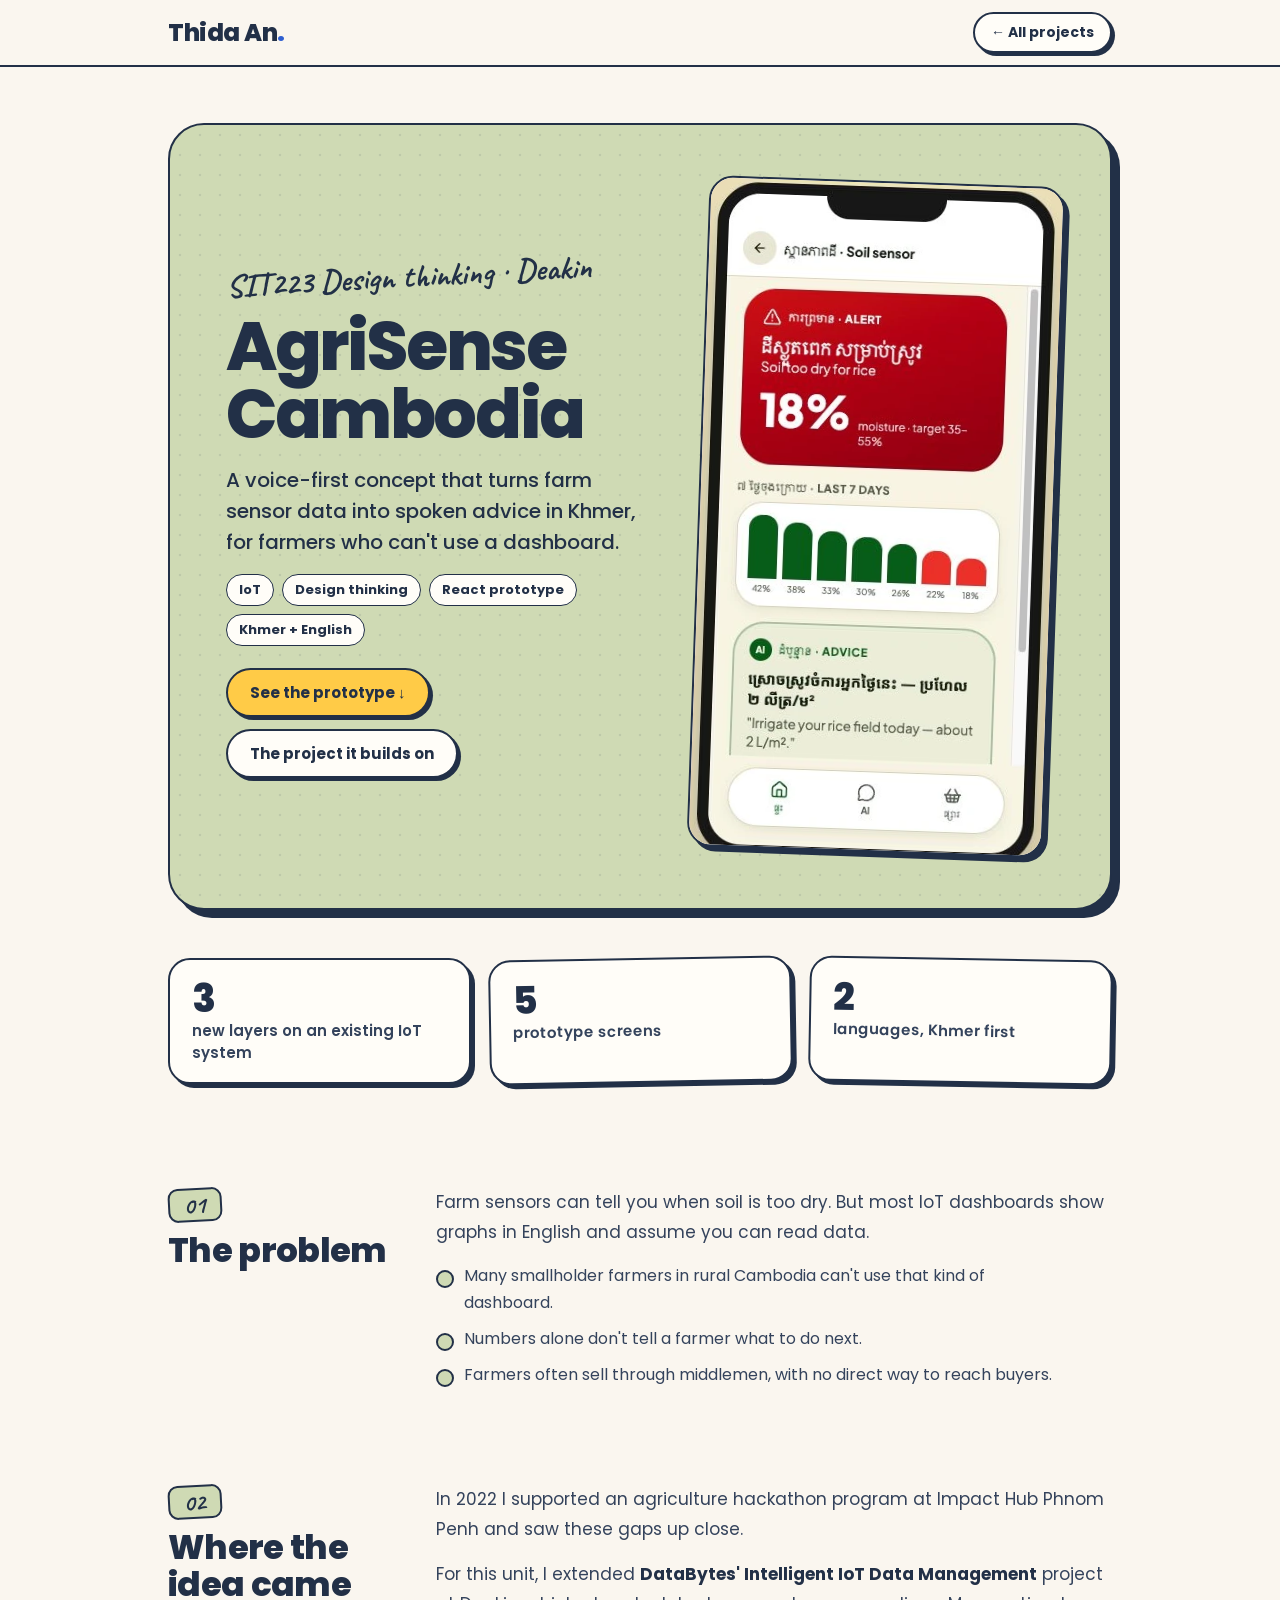
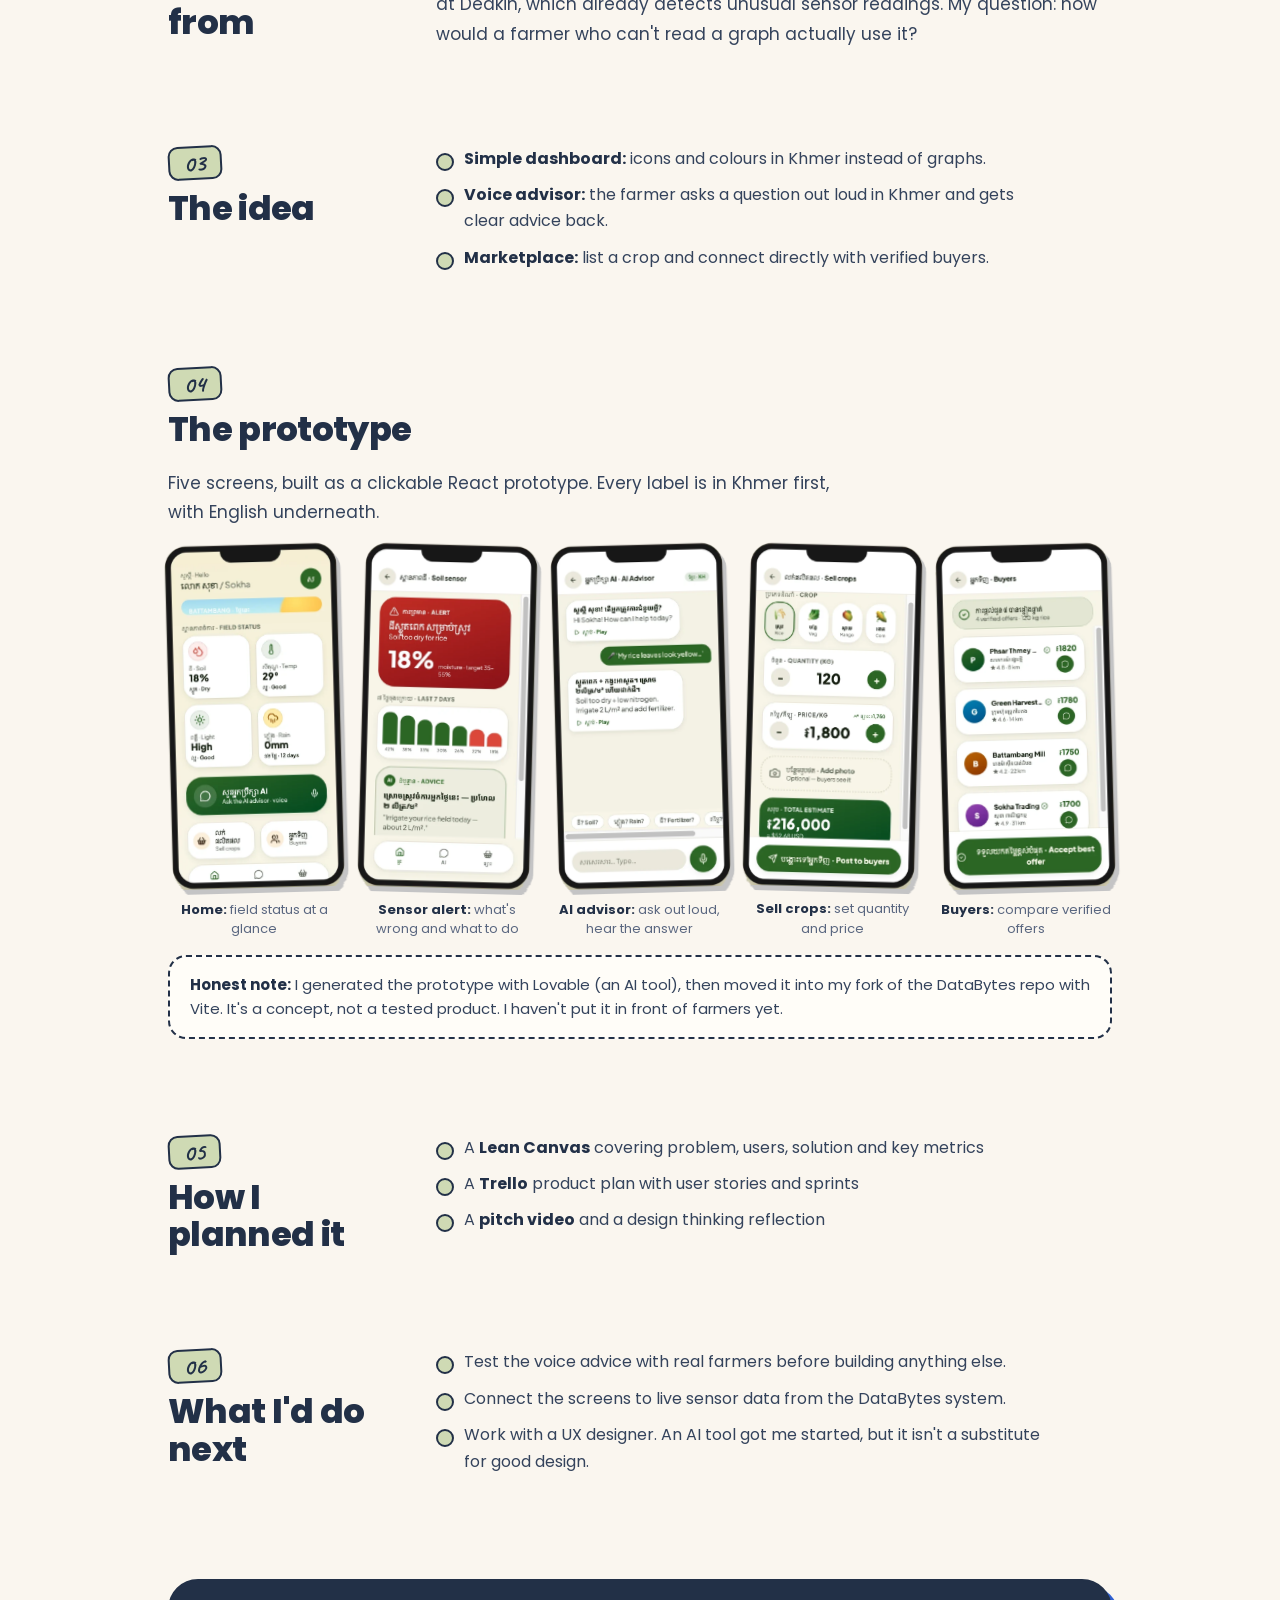
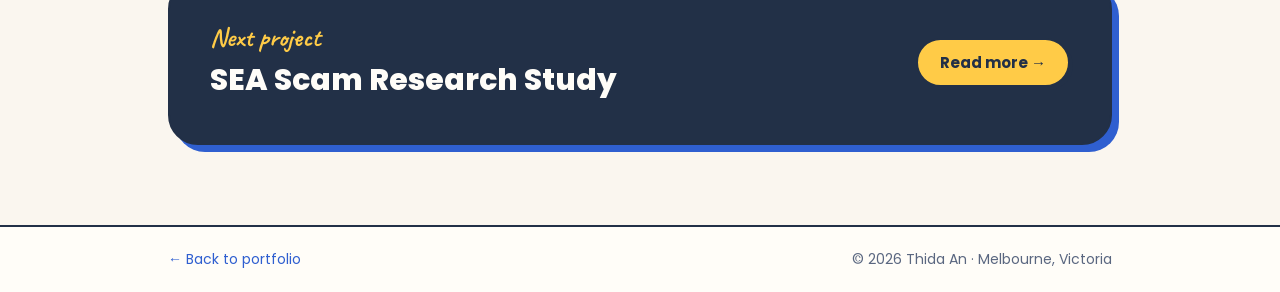
<file: agrisense.html>
<!DOCTYPE html>
<html lang="en">
<head>
<meta charset="utf-8">
<meta name="viewport" content="width=device-width, initial-scale=1">
<title>AgriSense Cambodia · Thida An</title>
<link rel="preconnect" href="https://fonts.googleapis.com">
<link rel="preconnect" href="https://fonts.gstatic.com" crossorigin>
<link href="https://fonts.googleapis.com/css2?family=Caveat:wght@700&family=Poppins:wght@400;500;600;700;800&display=swap" rel="stylesheet">
<link rel="stylesheet" href="project.css">
</head>
<body style="--accent: #CFDAB4; --tint: #EEF2E3">

<!-- HEADER -->
<header>
  <div class="wrap">
    <a href="index.html" class="logo">Thida An<span>.</span></a>
    <a href="index.html#projects" class="btn small">← All projects</a>
  </div>
</header>

<main class="wrap">

  <!-- HERO -->
  <section class="hero">
    <div class="hero-card">
      <div class="hero-text">
        <span class="script">SIT223 Design thinking · Deakin</span>
        <h1>AgriSense Cambodia</h1>
        <p class="lead">A voice-first concept that turns farm sensor data into spoken advice in Khmer, for farmers who can't use a dashboard.</p>
        <div class="tags">
          <span class="tag">IoT</span>
          <span class="tag">Design thinking</span>
          <span class="tag">React prototype</span>
          <span class="tag">Khmer + English</span>
        </div>
        <div class="buttons">
          <a href="#prototype" class="btn primary">See the prototype ↓</a>
          <a href="https://github.com/DataBytes-Organisation/Intelligent-IoT-Data-Management" target="_blank" class="btn">The project it builds on</a>
        </div>
      </div>
      <div class="hero-img">
        <img src="images/agrisense.webp" alt="AgriSense prototype: a soil sensor alert in Khmer and English">
      </div>
    </div>
  </section>

  <!-- KEY NUMBERS -->
  <div class="stats">
    <div class="stat"><div class="num">3</div><div class="label">new layers on an existing IoT system</div></div>
    <div class="stat"><div class="num">5</div><div class="label">prototype screens</div></div>
    <div class="stat"><div class="num">2</div><div class="label">languages, Khmer first</div></div>
  </div>

  <!-- 1. THE PROBLEM -->
  <section class="block">
    <div class="block-head">
      <span class="step">01</span>
      <h2>The problem</h2>
    </div>
    <div class="block-body">
      <p>Farm sensors can tell you when soil is too dry. But most IoT dashboards show graphs in English and assume you can read data.</p>
      <ul class="points">
        <li>Many smallholder farmers in rural Cambodia can't use that kind of dashboard.</li>
        <li>Numbers alone don't tell a farmer what to do next.</li>
        <li>Farmers often sell through middlemen, with no direct way to reach buyers.</li>
      </ul>
    </div>
  </section>

  <!-- 2. WHERE THE IDEA CAME FROM -->
  <section class="block">
    <div class="block-head">
      <span class="step">02</span>
      <h2>Where the idea came from</h2>
    </div>
    <div class="block-body">
      <p>In 2022 I supported an agriculture hackathon program at Impact Hub Phnom Penh and saw these gaps up close.</p>
      <p>For this unit, I extended <strong>DataBytes' Intelligent IoT Data Management</strong> project at Deakin, which already detects unusual sensor readings. My question: how would a farmer who can't read a graph actually use it?</p>
    </div>
  </section>

  <!-- 3. THE IDEA -->
  <section class="block">
    <div class="block-head">
      <span class="step">03</span>
      <h2>The idea</h2>
    </div>
    <div class="block-body">
      <ul class="points">
        <li><strong>Simple dashboard:</strong> icons and colours in Khmer instead of graphs.</li>
        <li><strong>Voice advisor:</strong> the farmer asks a question out loud in Khmer and gets clear advice back.</li>
        <li><strong>Marketplace:</strong> list a crop and connect directly with verified buyers.</li>
      </ul>
    </div>
  </section>

  <!-- 4. THE PROTOTYPE -->
  <section class="block wide" id="prototype">
    <div class="block-head">
      <span class="step">04</span>
      <h2>The prototype</h2>
    </div>
    <div class="block-body">
      <p>Five screens, built as a clickable React prototype. Every label is in Khmer first, with English underneath.</p>
      <!-- Phone screenshots: add or swap images in images/projects/ -->
      <div class="phones">
        <figure>
          <img src="images/projects/agrisense-home.webp" alt="Home screen with soil, temperature, light and rain tiles">
          <figcaption><strong>Home:</strong> field status at a glance</figcaption>
        </figure>
        <figure>
          <img src="images/projects/agrisense-sensor.webp" alt="Soil sensor alert showing 18% moisture and advice to irrigate">
          <figcaption><strong>Sensor alert:</strong> what's wrong and what to do</figcaption>
        </figure>
        <figure>
          <img src="images/projects/agrisense-advisor.webp" alt="AI advisor chat in Khmer and English with a microphone button">
          <figcaption><strong>AI advisor:</strong> ask out loud, hear the answer</figcaption>
        </figure>
        <figure>
          <img src="images/projects/agrisense-sell.webp" alt="Sell crops screen with crop, quantity, price and total estimate">
          <figcaption><strong>Sell crops:</strong> set quantity and price</figcaption>
        </figure>
        <figure>
          <img src="images/projects/agrisense-buyers.webp" alt="Buyers screen listing four verified offers for 120 kg of rice">
          <figcaption><strong>Buyers:</strong> compare verified offers</figcaption>
        </figure>
      </div>
      <div class="note"><b>Honest note:</b> I generated the prototype with Lovable (an AI tool), then moved it into my fork of the DataBytes repo with Vite. It's a concept, not a tested product. I haven't put it in front of farmers yet.</div>
    </div>
  </section>

  <!-- 5. DESIGN THINKING PROCESS -->
  <section class="block">
    <div class="block-head">
      <span class="step">05</span>
      <h2>How I planned it</h2>
    </div>
    <div class="block-body">
      <ul class="points">
        <li>A <strong>Lean Canvas</strong> covering problem, users, solution and key metrics</li>
        <li>A <strong>Trello</strong> product plan with user stories and sprints</li>
        <li>A <strong>pitch video</strong> and a design thinking reflection</li>
      </ul>
    </div>
  </section>

  <!-- 6. WHAT'S NEXT -->
  <section class="block">
    <div class="block-head">
      <span class="step">06</span>
      <h2>What I'd do next</h2>
    </div>
    <div class="block-body">
      <ul class="points">
        <li>Test the voice advice with real farmers before building anything else.</li>
        <li>Connect the screens to live sensor data from the DataBytes system.</li>
        <li>Work with a UX designer. An AI tool got me started, but it isn't a substitute for good design.</li>
      </ul>
    </div>
  </section>

  <!-- NEXT PROJECT -->
  <a href="sea-scam.html" class="next">
    <div>
      <span class="script">Next project</span>
      <h3>SEA Scam Research Study</h3>
    </div>
    <span class="btn primary">Read more →</span>
  </a>

</main>

<footer>
  <div class="wrap">
    <a href="index.html">← Back to portfolio</a>
    <span>© 2026 Thida An · Melbourne, Victoria</span>
  </div>
</footer>

</body>
</html>
</file>
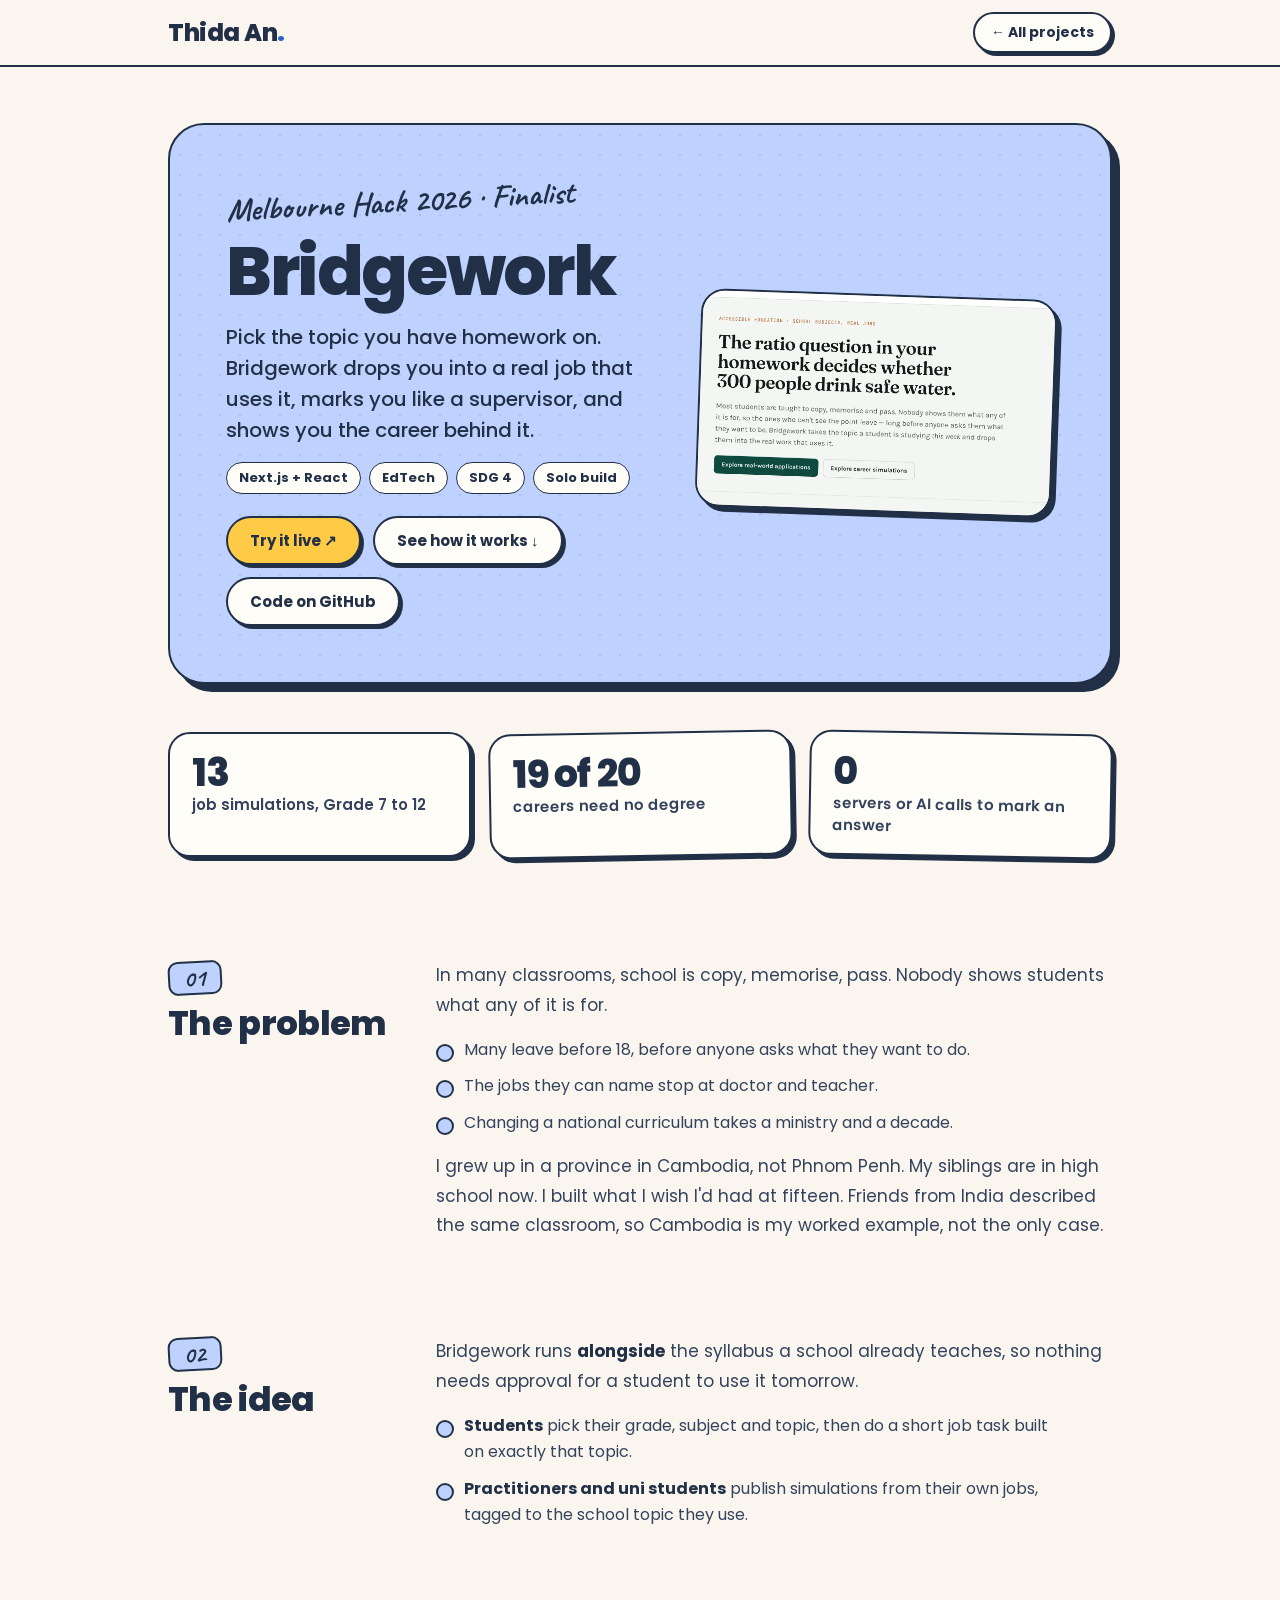
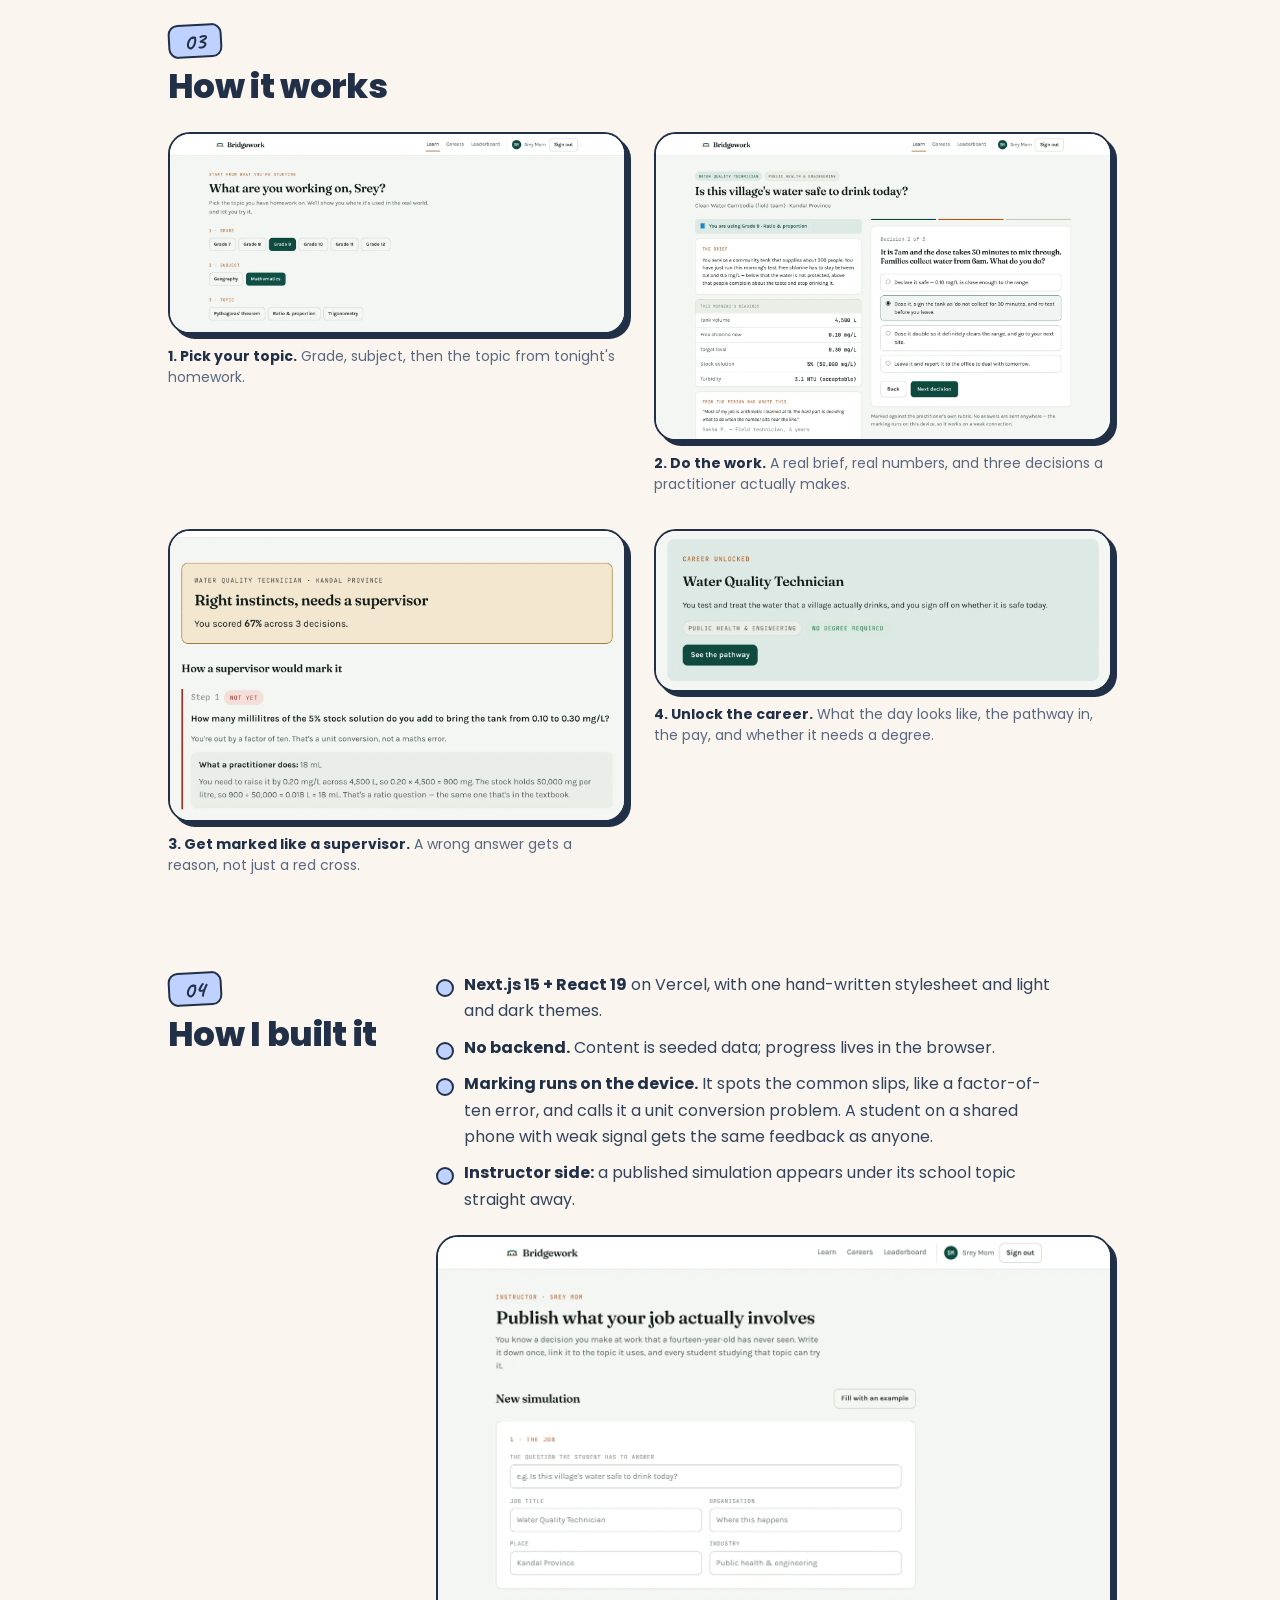
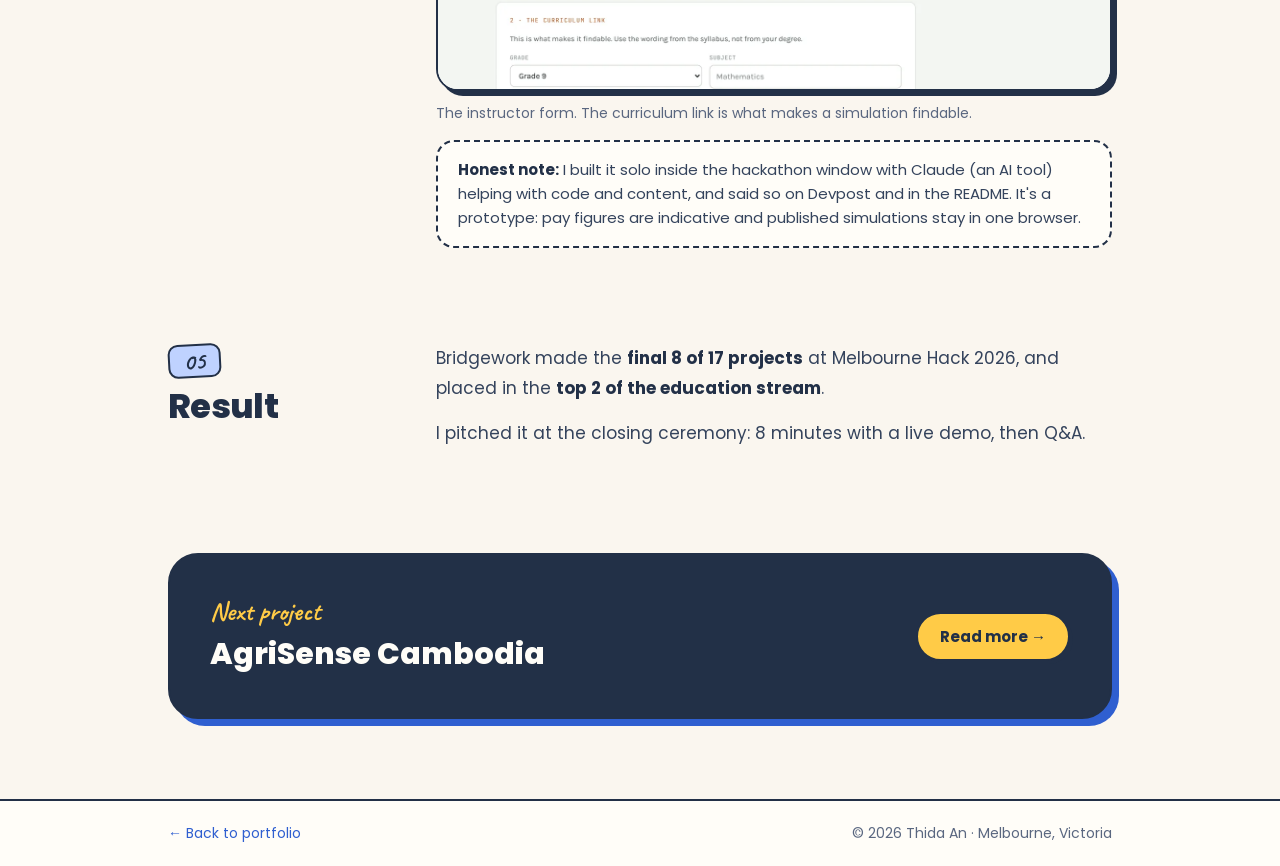
<file: bridgework.html>
<!DOCTYPE html>
<html lang="en">
<head>
<meta charset="utf-8">
<meta name="viewport" content="width=device-width, initial-scale=1">
<title>Bridgework · Thida An</title>
<link rel="preconnect" href="https://fonts.googleapis.com">
<link rel="preconnect" href="https://fonts.gstatic.com" crossorigin>
<link href="https://fonts.googleapis.com/css2?family=Caveat:wght@700&family=Poppins:wght@400;500;600;700;800&display=swap" rel="stylesheet">
<link rel="stylesheet" href="project.css">
</head>
<body style="--accent: #BFD2FF; --tint: #E8EFFF">

<!-- HEADER -->
<header>
  <div class="wrap">
    <a href="index.html" class="logo">Thida An<span>.</span></a>
    <a href="index.html#projects" class="btn small">← All projects</a>
  </div>
</header>

<main class="wrap">

  <!-- HERO -->
  <section class="hero">
    <div class="hero-card">
      <div class="hero-text">
        <span class="script">Melbourne Hack 2026 · Finalist</span>
        <h1>Bridgework</h1>
        <p class="lead">Pick the topic you have homework on. Bridgework drops you into a real job that uses it, marks you like a supervisor, and shows you the career behind it.</p>
        <div class="tags">
          <span class="tag">Next.js + React</span>
          <span class="tag">EdTech</span>
          <span class="tag">SDG 4</span>
          <span class="tag">Solo build</span>
        </div>
        <div class="buttons">
          <a href="https://bridgework-eta.vercel.app/" target="_blank" class="btn primary">Try it live ↗</a>
          <a href="#how" class="btn">See how it works ↓</a>
          <a href="https://github.com/chakriyathida/bridgework" target="_blank" class="btn">Code on GitHub</a>
        </div>
      </div>
      <div class="hero-img">
        <img src="images/bridgework.webp" alt="Bridgework home page: the ratio question in your homework decides whether 300 people drink safe water">
      </div>
    </div>
  </section>

  <!-- KEY NUMBERS -->
  <div class="stats">
    <div class="stat"><div class="num">13</div><div class="label">job simulations, Grade 7 to 12</div></div>
    <div class="stat"><div class="num">19 of 20</div><div class="label">careers need no degree</div></div>
    <div class="stat"><div class="num">0</div><div class="label">servers or AI calls to mark an answer</div></div>
  </div>

  <!-- 1. THE PROBLEM -->
  <section class="block">
    <div class="block-head">
      <span class="step">01</span>
      <h2>The problem</h2>
    </div>
    <div class="block-body">
      <p>In many classrooms, school is copy, memorise, pass. Nobody shows students what any of it is for.</p>
      <ul class="points">
        <li>Many leave before 18, before anyone asks what they want to do.</li>
        <li>The jobs they can name stop at doctor and teacher.</li>
        <li>Changing a national curriculum takes a ministry and a decade.</li>
      </ul>
      <p>I grew up in a province in Cambodia, not Phnom Penh. My siblings are in high school now. I built what I wish I'd had at fifteen. Friends from India described the same classroom, so Cambodia is my worked example, not the only case.</p>
    </div>
  </section>

  <!-- 2. THE IDEA -->
  <section class="block">
    <div class="block-head">
      <span class="step">02</span>
      <h2>The idea</h2>
    </div>
    <div class="block-body">
      <p>Bridgework runs <strong>alongside</strong> the syllabus a school already teaches, so nothing needs approval for a student to use it tomorrow.</p>
      <ul class="points">
        <li><strong>Students</strong> pick their grade, subject and topic, then do a short job task built on exactly that topic.</li>
        <li><strong>Practitioners and uni students</strong> publish simulations from their own jobs, tagged to the school topic they use.</li>
      </ul>
    </div>
  </section>

  <!-- 3. HOW IT WORKS -->
  <section class="block wide" id="how">
    <div class="block-head">
      <span class="step">03</span>
      <h2>How it works</h2>
    </div>
    <div class="block-body">
      <div class="fig-row two">
        <figure>
          <div class="frame"><img src="images/projects/bridgework-picker.webp" alt="Topic picker: Grade 9, Mathematics, then Pythagoras, Ratio and proportion or Trigonometry"></div>
          <figcaption><strong>1. Pick your topic.</strong> Grade, subject, then the topic from tonight's homework.</figcaption>
        </figure>
        <figure>
          <div class="frame"><img src="images/projects/bridgework-sim.webp" alt="Water quality simulation: a brief with this morning's tank readings and a decision with four options"></div>
          <figcaption><strong>2. Do the work.</strong> A real brief, real numbers, and three decisions a practitioner actually makes.</figcaption>
        </figure>
        <figure>
          <div class="frame"><img src="images/projects/bridgework-marking.webp" alt="Marking screen: out by a factor of ten, that's a unit conversion, with the practitioner's worked answer"></div>
          <figcaption><strong>3. Get marked like a supervisor.</strong> A wrong answer gets a reason, not just a red cross.</figcaption>
        </figure>
        <figure>
          <div class="frame"><img src="images/projects/bridgework-unlock.webp" alt="Career unlocked: Water Quality Technician, no degree required"></div>
          <figcaption><strong>4. Unlock the career.</strong> What the day looks like, the pathway in, the pay, and whether it needs a degree.</figcaption>
        </figure>
      </div>
    </div>
  </section>

  <!-- 4. HOW I BUILT IT -->
  <section class="block">
    <div class="block-head">
      <span class="step">04</span>
      <h2>How I built it</h2>
    </div>
    <div class="block-body">
      <ul class="points">
        <li><strong>Next.js 15 + React 19</strong> on Vercel, with one hand-written stylesheet and light and dark themes.</li>
        <li><strong>No backend.</strong> Content is seeded data; progress lives in the browser.</li>
        <li><strong>Marking runs on the device.</strong> It spots the common slips, like a factor-of-ten error, and calls it a unit conversion problem. A student on a shared phone with weak signal gets the same feedback as anyone.</li>
        <li><strong>Instructor side:</strong> a published simulation appears under its school topic straight away.</li>
      </ul>
      <figure>
        <div class="frame"><img src="images/projects/bridgework-instructor.webp" alt="Instructor page: publish what your job actually involves, with a form for the job and the curriculum link"></div>
        <figcaption>The instructor form. The curriculum link is what makes a simulation findable.</figcaption>
      </figure>
      <div class="note"><b>Honest note:</b> I built it solo inside the hackathon window with Claude (an AI tool) helping with code and content, and said so on Devpost and in the README. It's a prototype: pay figures are indicative and published simulations stay in one browser.</div>
    </div>
  </section>

  <!-- 5. RESULT -->
  <section class="block">
    <div class="block-head">
      <span class="step">05</span>
      <h2>Result</h2>
    </div>
    <div class="block-body">
      <p>Bridgework made the <strong>final 8 of 17 projects</strong> at Melbourne Hack 2026, and placed in the <strong>top 2 of the education stream</strong>.</p>
      <p>I pitched it at the closing ceremony: 8 minutes with a live demo, then Q&amp;A.</p>
    </div>
  </section>


  <!-- NEXT PROJECT -->
  <a href="agrisense.html" class="next">
    <div>
      <span class="script">Next project</span>
      <h3>AgriSense Cambodia</h3>
    </div>
    <span class="btn primary">Read more →</span>
  </a>

</main>

<footer>
  <div class="wrap">
    <a href="index.html">← Back to portfolio</a>
    <span>© 2026 Thida An · Melbourne, Victoria</span>
  </div>
</footer>

</body>
</html>
</file>
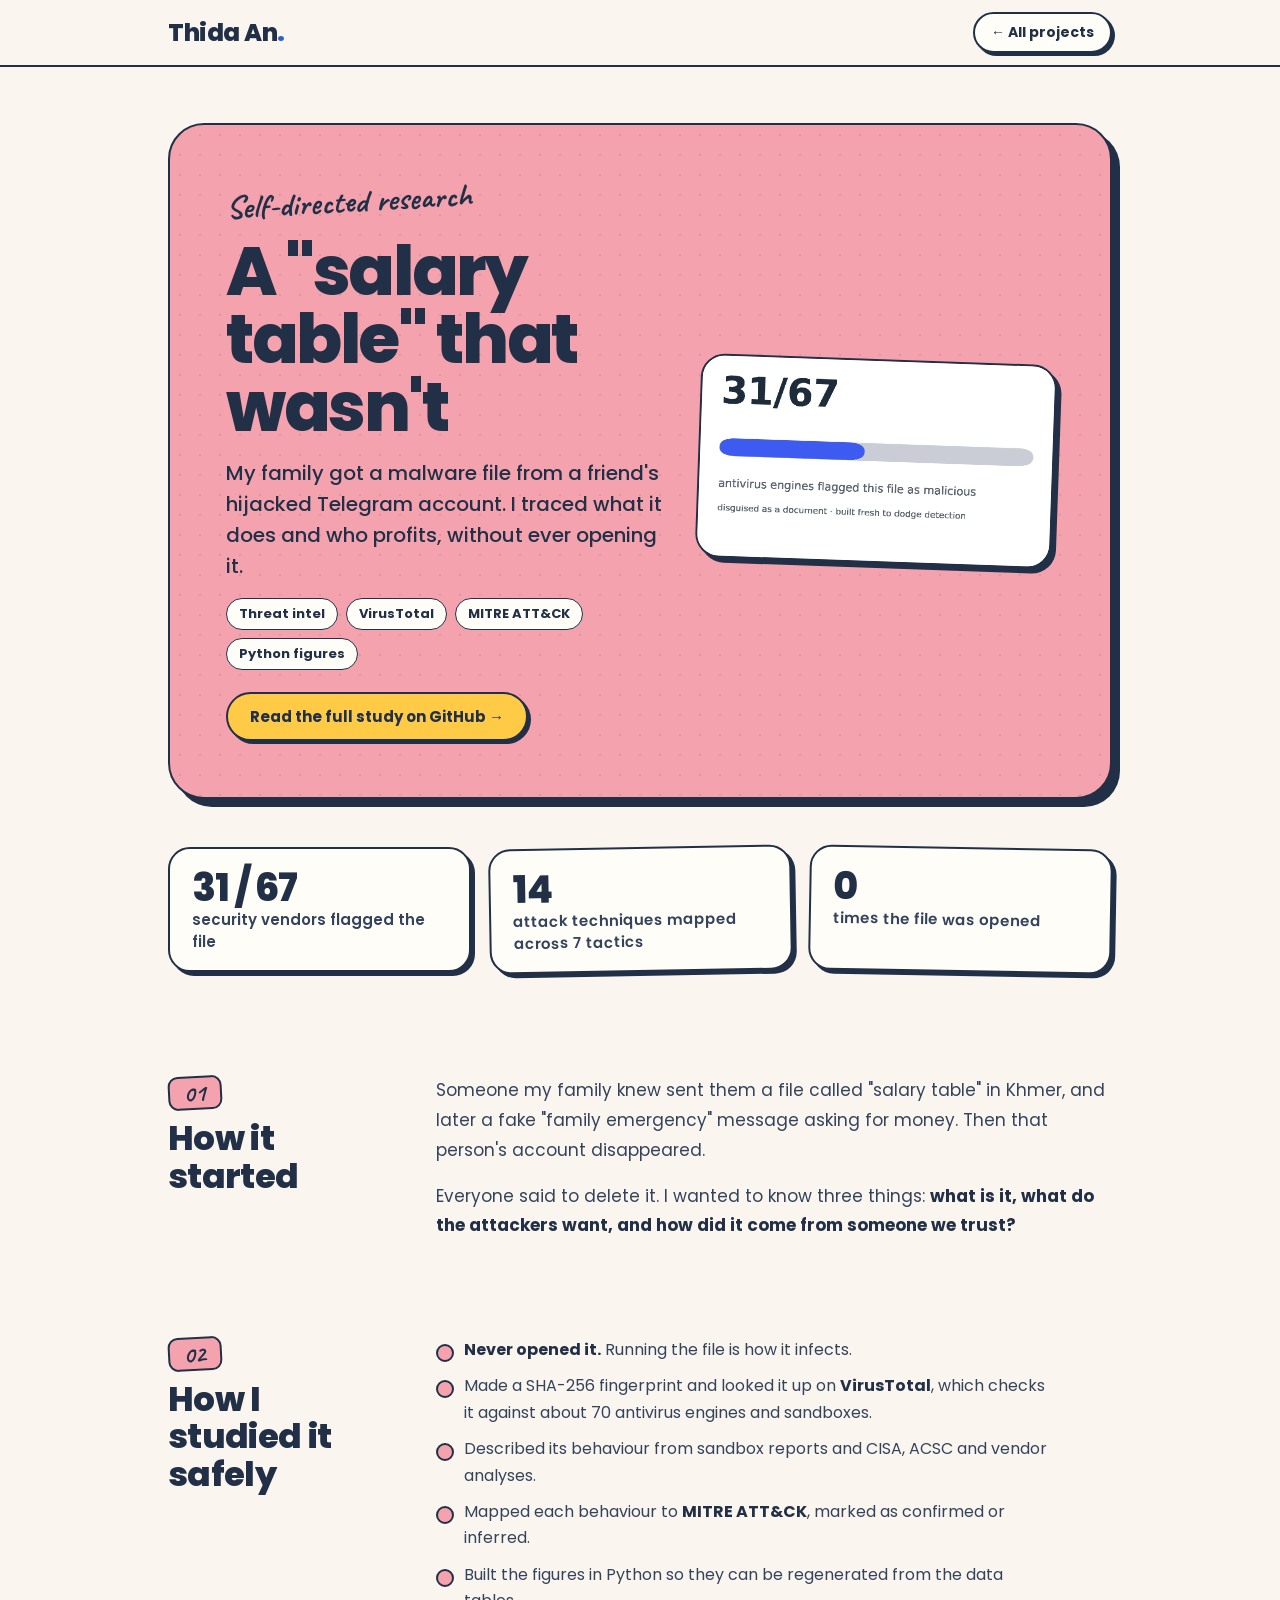
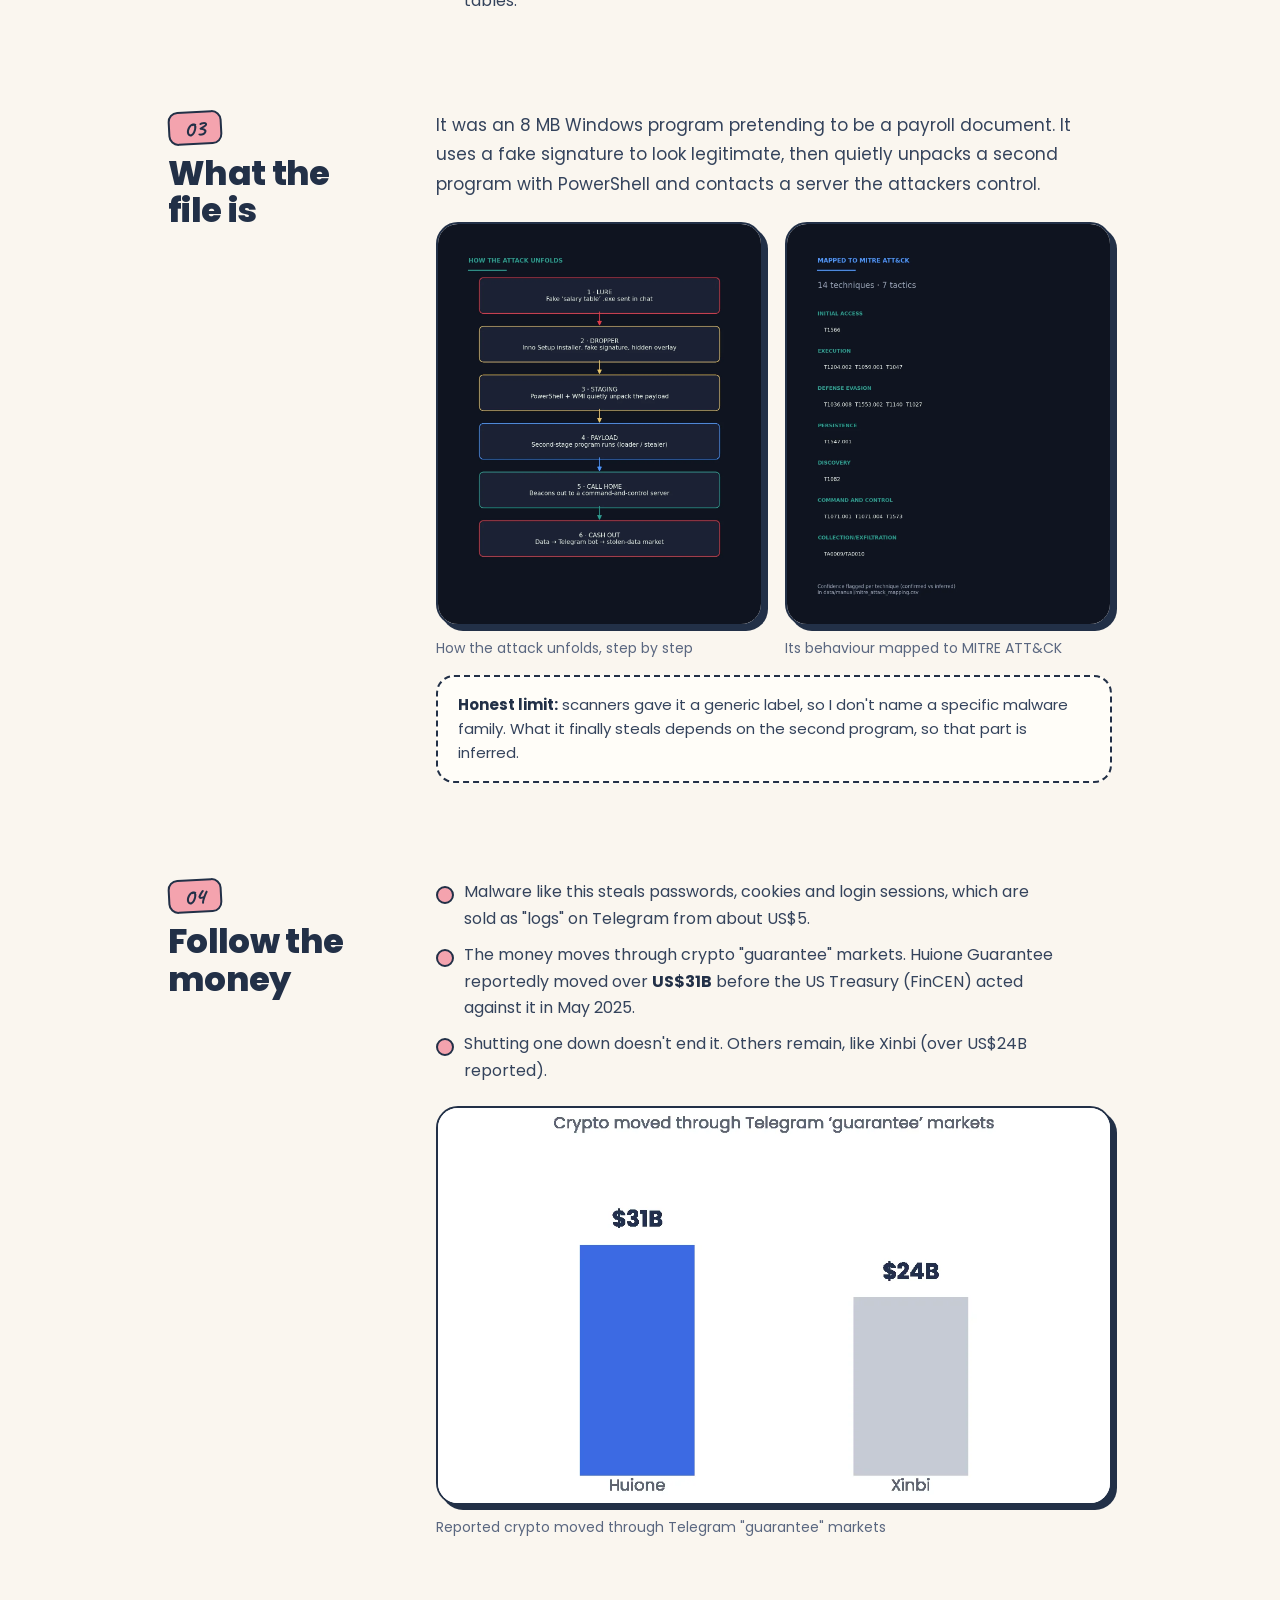
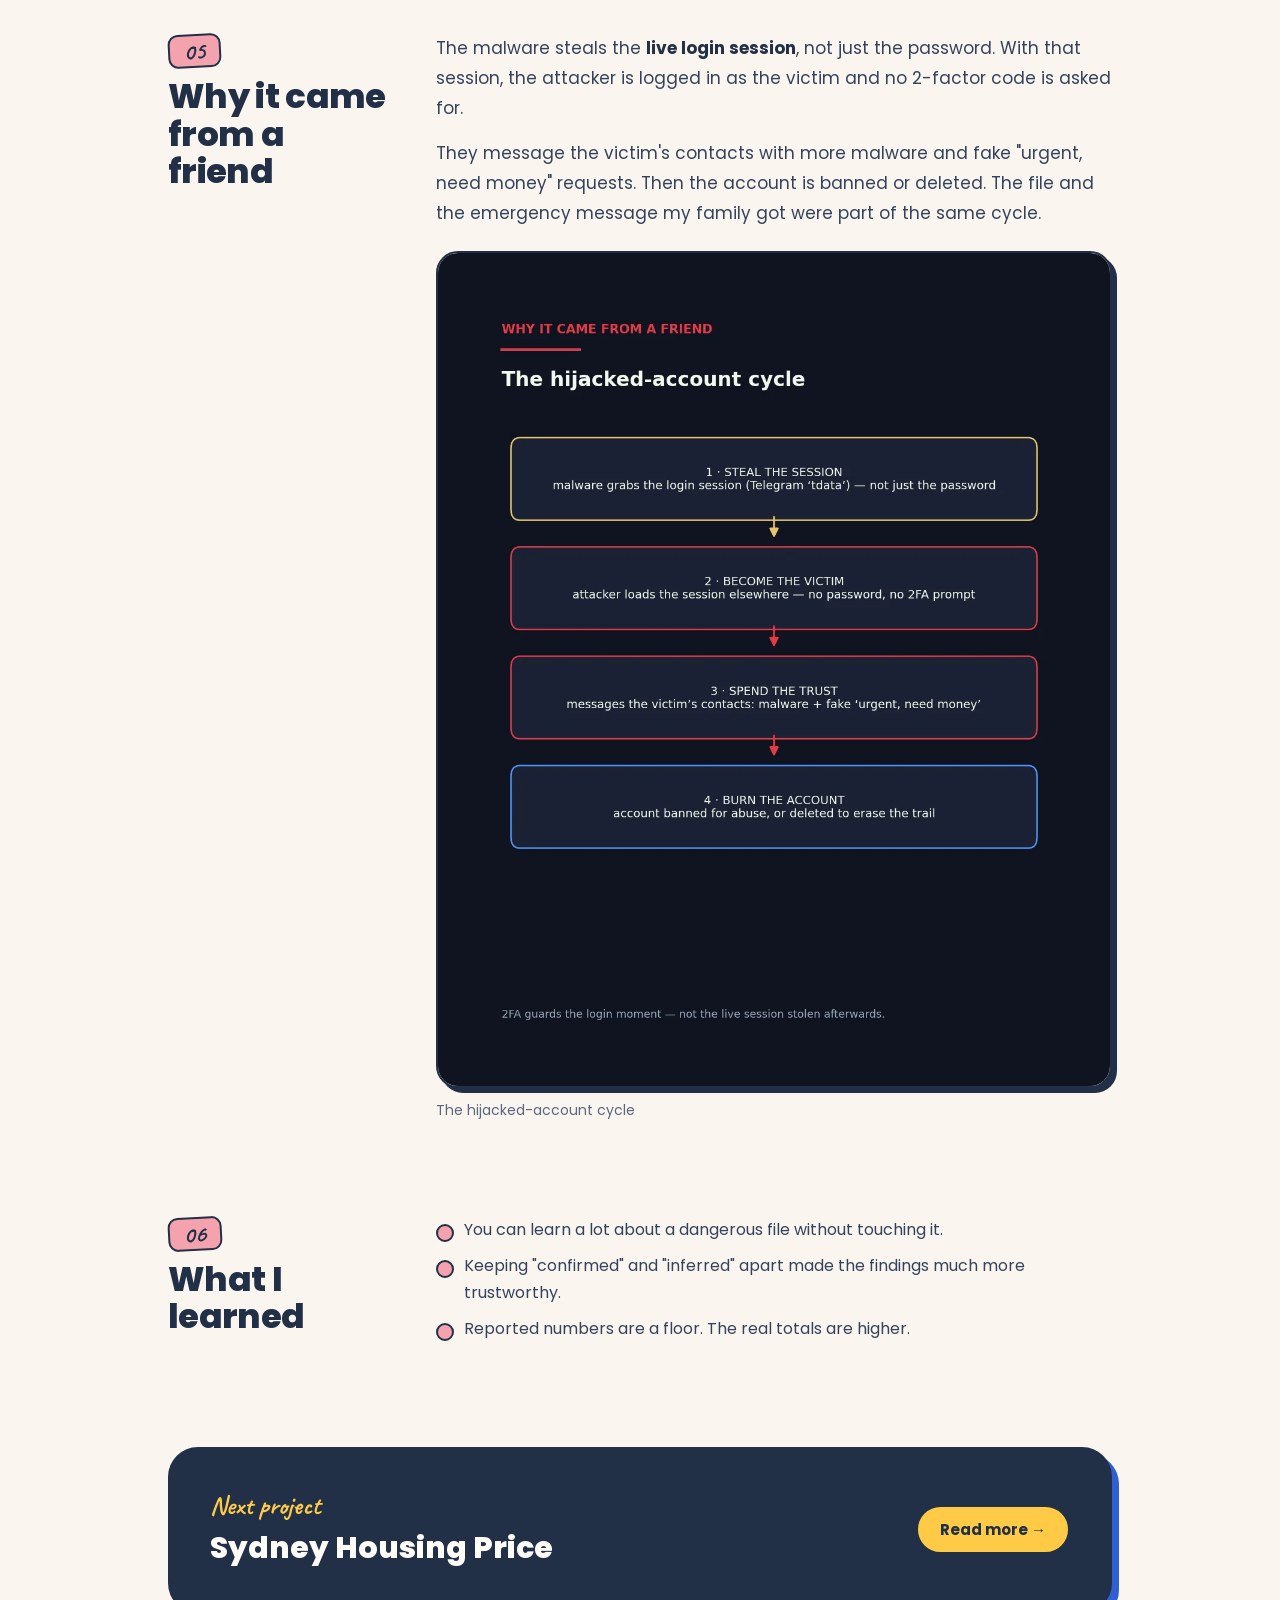
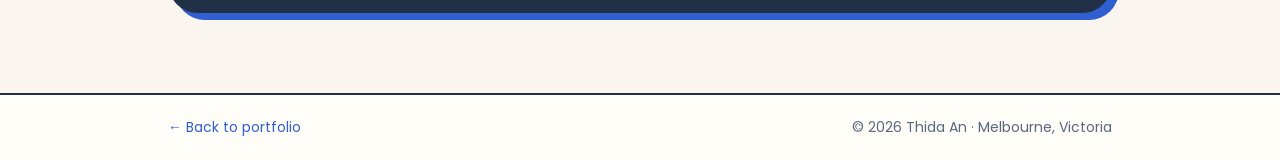
<file: sea-scam.html>
<!DOCTYPE html>
<html lang="en">
<head>
<meta charset="utf-8">
<meta name="viewport" content="width=device-width, initial-scale=1">
<title>SEA Scam Research Study · Thida An</title>
<link rel="preconnect" href="https://fonts.googleapis.com">
<link rel="preconnect" href="https://fonts.gstatic.com" crossorigin>
<link href="https://fonts.googleapis.com/css2?family=Caveat:wght@700&family=Poppins:wght@400;500;600;700;800&display=swap" rel="stylesheet">
<link rel="stylesheet" href="project.css">
</head>
<body style="--accent: #F4A3AE; --tint: #FCE8EB">

<!-- HEADER -->
<header>
  <div class="wrap">
    <a href="index.html" class="logo">Thida An<span>.</span></a>
    <a href="index.html#projects" class="btn small">← All projects</a>
  </div>
</header>

<main class="wrap">

  <!-- HERO -->
  <section class="hero">
    <div class="hero-card">
      <div class="hero-text">
        <span class="script">Self-directed research</span>
        <h1>A "salary table" that wasn't</h1>
        <p class="lead">My family got a malware file from a friend's hijacked Telegram account. I traced what it does and who profits, without ever opening it.</p>
        <div class="tags">
          <span class="tag">Threat intel</span>
          <span class="tag">VirusTotal</span>
          <span class="tag">MITRE ATT&amp;CK</span>
          <span class="tag">Python figures</span>
        </div>
        <div class="buttons">
          <a href="https://github.com/chakriyathida/sea-scam-malware-study" target="_blank" class="btn primary">Read the full study on GitHub →</a>
        </div>
      </div>
      <div class="hero-img">
        <img src="images/projects/sea-detection.webp" alt="Chart: 31 of 67 antivirus engines flagged the file as malicious">
      </div>
    </div>
  </section>

  <!-- KEY NUMBERS -->
  <div class="stats">
    <div class="stat"><div class="num">31 / 67</div><div class="label">security vendors flagged the file</div></div>
    <div class="stat"><div class="num">14</div><div class="label">attack techniques mapped across 7 tactics</div></div>
    <div class="stat"><div class="num">0</div><div class="label">times the file was opened</div></div>
  </div>

  <!-- 1. HOW IT STARTED -->
  <section class="block">
    <div class="block-head">
      <span class="step">01</span>
      <h2>How it started</h2>
    </div>
    <div class="block-body">
      <p>Someone my family knew sent them a file called "salary table" in Khmer, and later a fake "family emergency" message asking for money. Then that person's account disappeared.</p>
      <p>Everyone said to delete it. I wanted to know three things: <strong>what is it, what do the attackers want, and how did it come from someone we trust?</strong></p>
    </div>
  </section>

  <!-- 2. METHOD -->
  <section class="block">
    <div class="block-head">
      <span class="step">02</span>
      <h2>How I studied it safely</h2>
    </div>
    <div class="block-body">
      <ul class="points">
        <li><strong>Never opened it.</strong> Running the file is how it infects.</li>
        <li>Made a SHA-256 fingerprint and looked it up on <strong>VirusTotal</strong>, which checks it against about 70 antivirus engines and sandboxes.</li>
        <li>Described its behaviour from sandbox reports and CISA, ACSC and vendor analyses.</li>
        <li>Mapped each behaviour to <strong>MITRE ATT&amp;CK</strong>, marked as confirmed or inferred.</li>
        <li>Built the figures in Python so they can be regenerated from the data tables.</li>
      </ul>
    </div>
  </section>

  <!-- 3. WHAT IT IS -->
  <section class="block">
    <div class="block-head">
      <span class="step">03</span>
      <h2>What the file is</h2>
    </div>
    <div class="block-body">
      <p>It was an 8 MB Windows program pretending to be a payroll document. It uses a fake signature to look legitimate, then quietly unpacks a second program with PowerShell and contacts a server the attackers control.</p>
      <div class="fig-row">
        <figure>
          <div class="frame"><img src="images/projects/sea-attack-chain.webp" alt="Six-step attack chain: lure, dropper, staging, payload, call home, cash out"></div>
          <figcaption>How the attack unfolds, step by step</figcaption>
        </figure>
        <figure>
          <div class="frame"><img src="images/projects/sea-mitre.webp" alt="The file's behaviour mapped to 14 MITRE ATT&amp;CK techniques"></div>
          <figcaption>Its behaviour mapped to MITRE ATT&amp;CK</figcaption>
        </figure>
      </div>
      <div class="note"><b>Honest limit:</b> scanners gave it a generic label, so I don't name a specific malware family. What it finally steals depends on the second program, so that part is inferred.</div>
    </div>
  </section>

  <!-- 4. FOLLOW THE MONEY -->
  <section class="block">
    <div class="block-head">
      <span class="step">04</span>
      <h2>Follow the money</h2>
    </div>
    <div class="block-body">
      <ul class="points">
        <li>Malware like this steals passwords, cookies and login sessions, which are sold as "logs" on Telegram from about US$5.</li>
        <li>The money moves through crypto "guarantee" markets. Huione Guarantee reportedly moved over <strong>US$31B</strong> before the US Treasury (FinCEN) acted against it in May 2025.</li>
        <li>Shutting one down doesn't end it. Others remain, like Xinbi (over US$24B reported).</li>
      </ul>
      <figure>
        <div class="frame"><img src="images/projects/sea-marketplace-scale.webp" alt="Bar chart: $31B through Huione and $24B through Xinbi"></div>
        <figcaption>Reported crypto moved through Telegram "guarantee" markets</figcaption>
      </figure>
    </div>
  </section>

  <!-- 5. WHY IT CAME FROM A FRIEND -->
  <section class="block">
    <div class="block-head">
      <span class="step">05</span>
      <h2>Why it came from a friend</h2>
    </div>
    <div class="block-body">
      <p>The malware steals the <strong>live login session</strong>, not just the password. With that session, the attacker is logged in as the victim and no 2-factor code is asked for.</p>
      <p>They message the victim's contacts with more malware and fake "urgent, need money" requests. Then the account is banned or deleted. The file and the emergency message my family got were part of the same cycle.</p>
      <figure>
        <div class="frame"><img src="images/projects/sea-account-takeover.webp" alt="The hijacked-account cycle: steal the session, become the victim, spend the trust, burn the account"></div>
        <figcaption>The hijacked-account cycle</figcaption>
      </figure>
    </div>
  </section>

  <!-- 6. WHAT I LEARNED -->
  <section class="block">
    <div class="block-head">
      <span class="step">06</span>
      <h2>What I learned</h2>
    </div>
    <div class="block-body">
      <ul class="points">
        <li>You can learn a lot about a dangerous file without touching it.</li>
        <li>Keeping "confirmed" and "inferred" apart made the findings much more trustworthy.</li>
        <li>Reported numbers are a floor. The real totals are higher.</li>
      </ul>
    </div>
  </section>

  <!-- NEXT PROJECT -->
  <a href="sydney-housing.html" class="next">
    <div>
      <span class="script">Next project</span>
      <h3>Sydney Housing Price</h3>
    </div>
    <span class="btn primary">Read more →</span>
  </a>

</main>

<footer>
  <div class="wrap">
    <a href="index.html">← Back to portfolio</a>
    <span>© 2026 Thida An · Melbourne, Victoria</span>
  </div>
</footer>

</body>
</html>
</file>
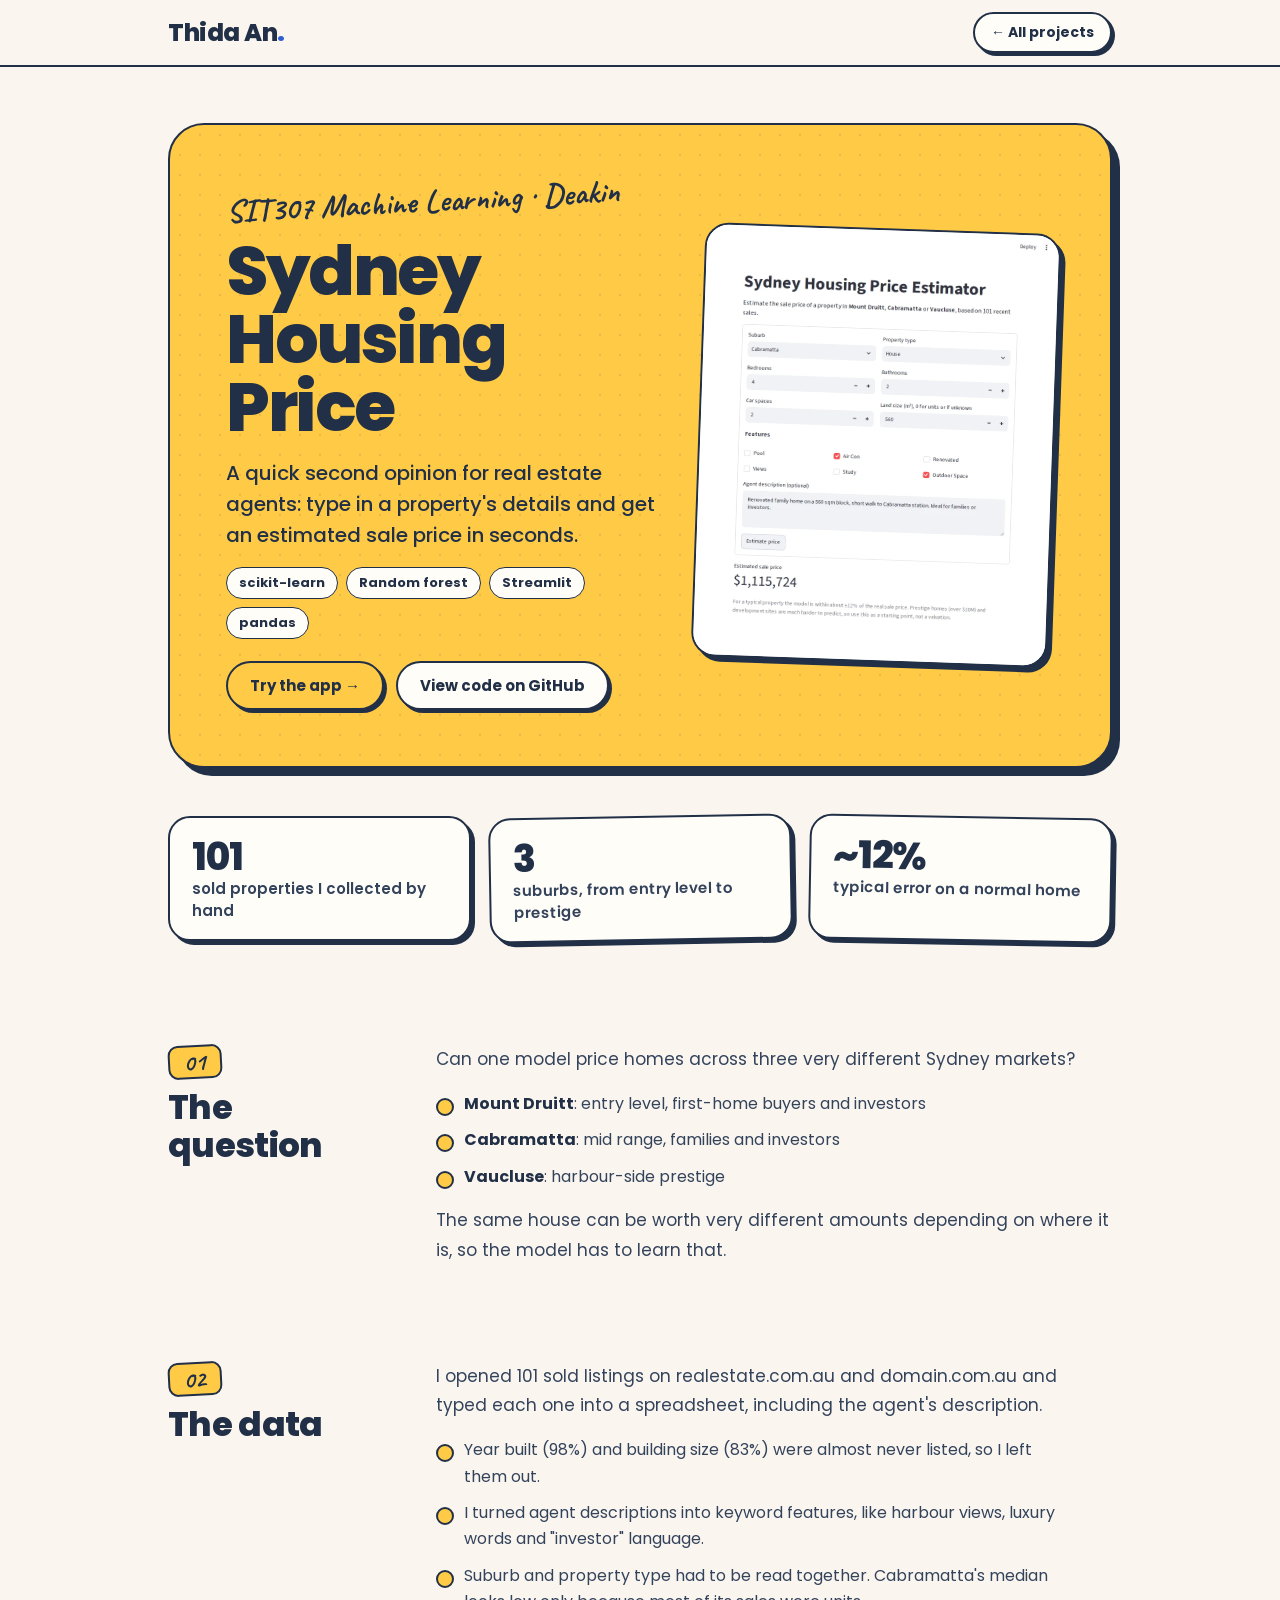
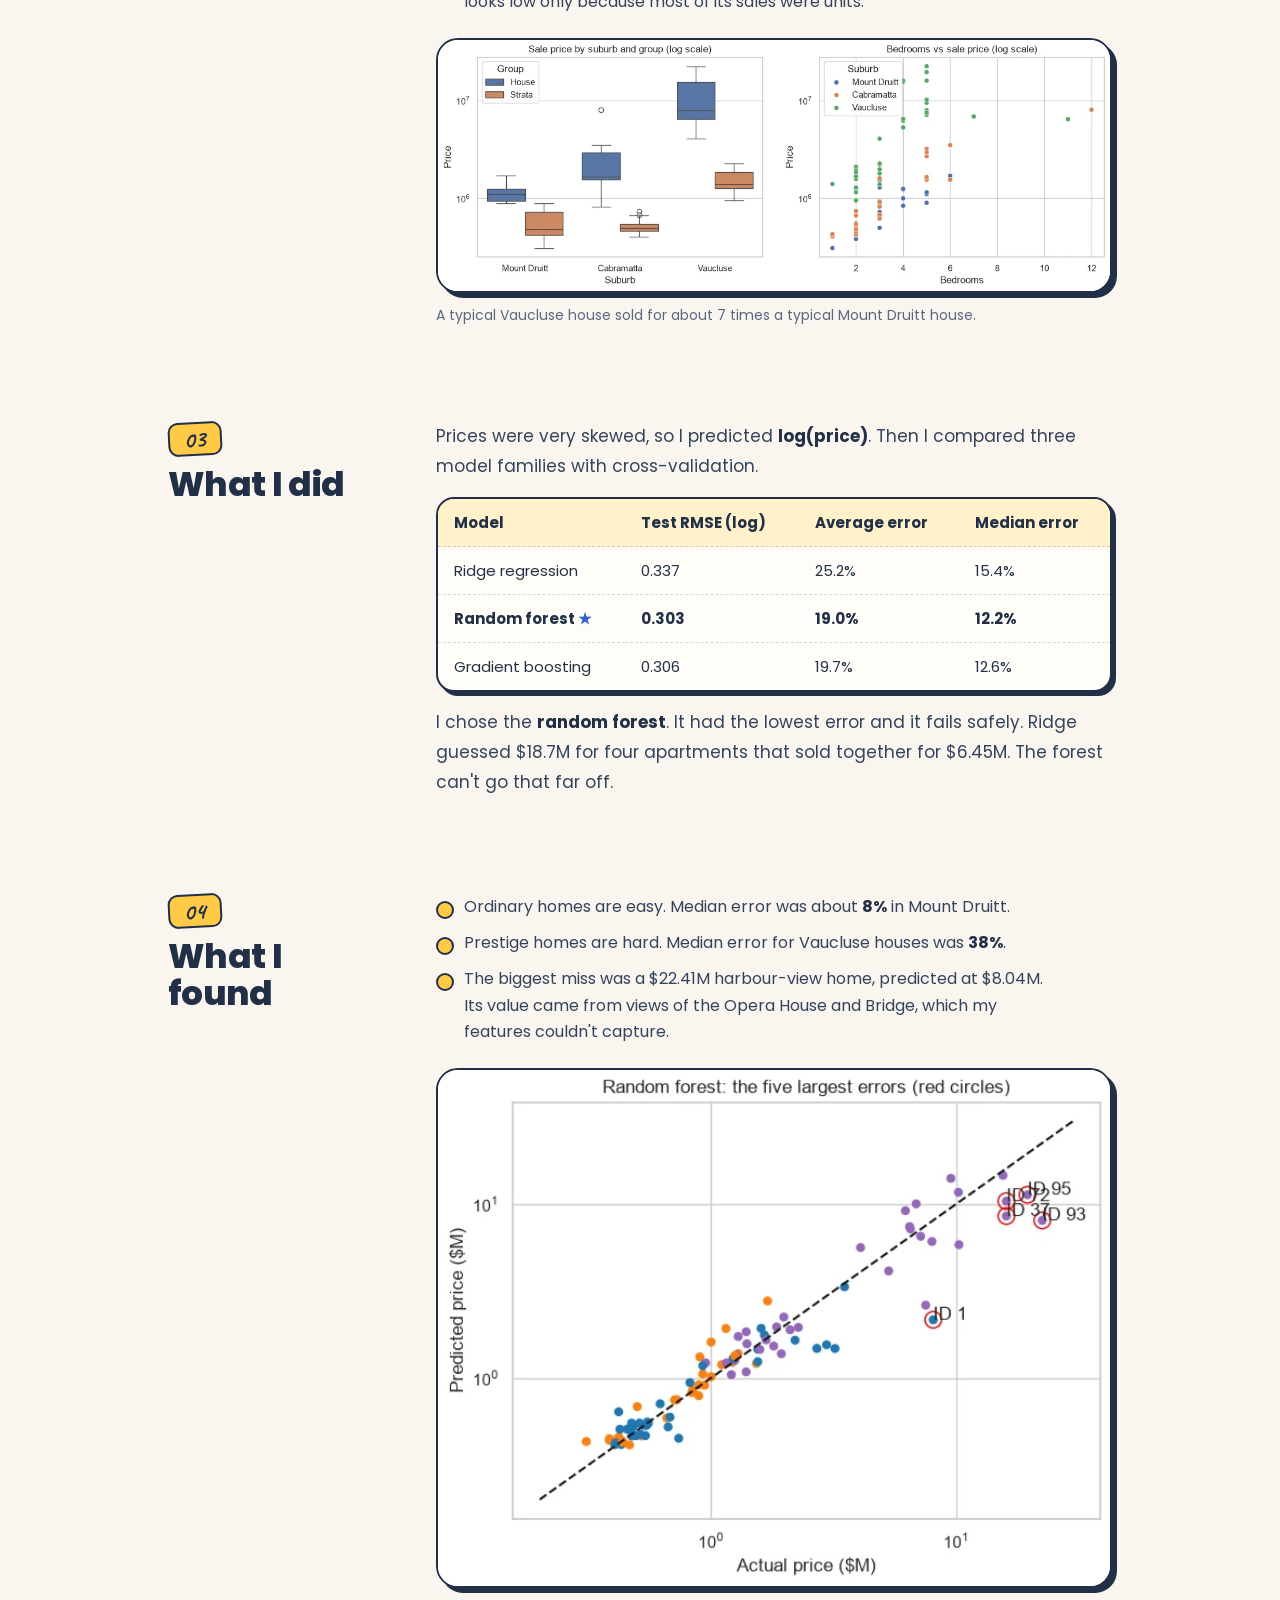
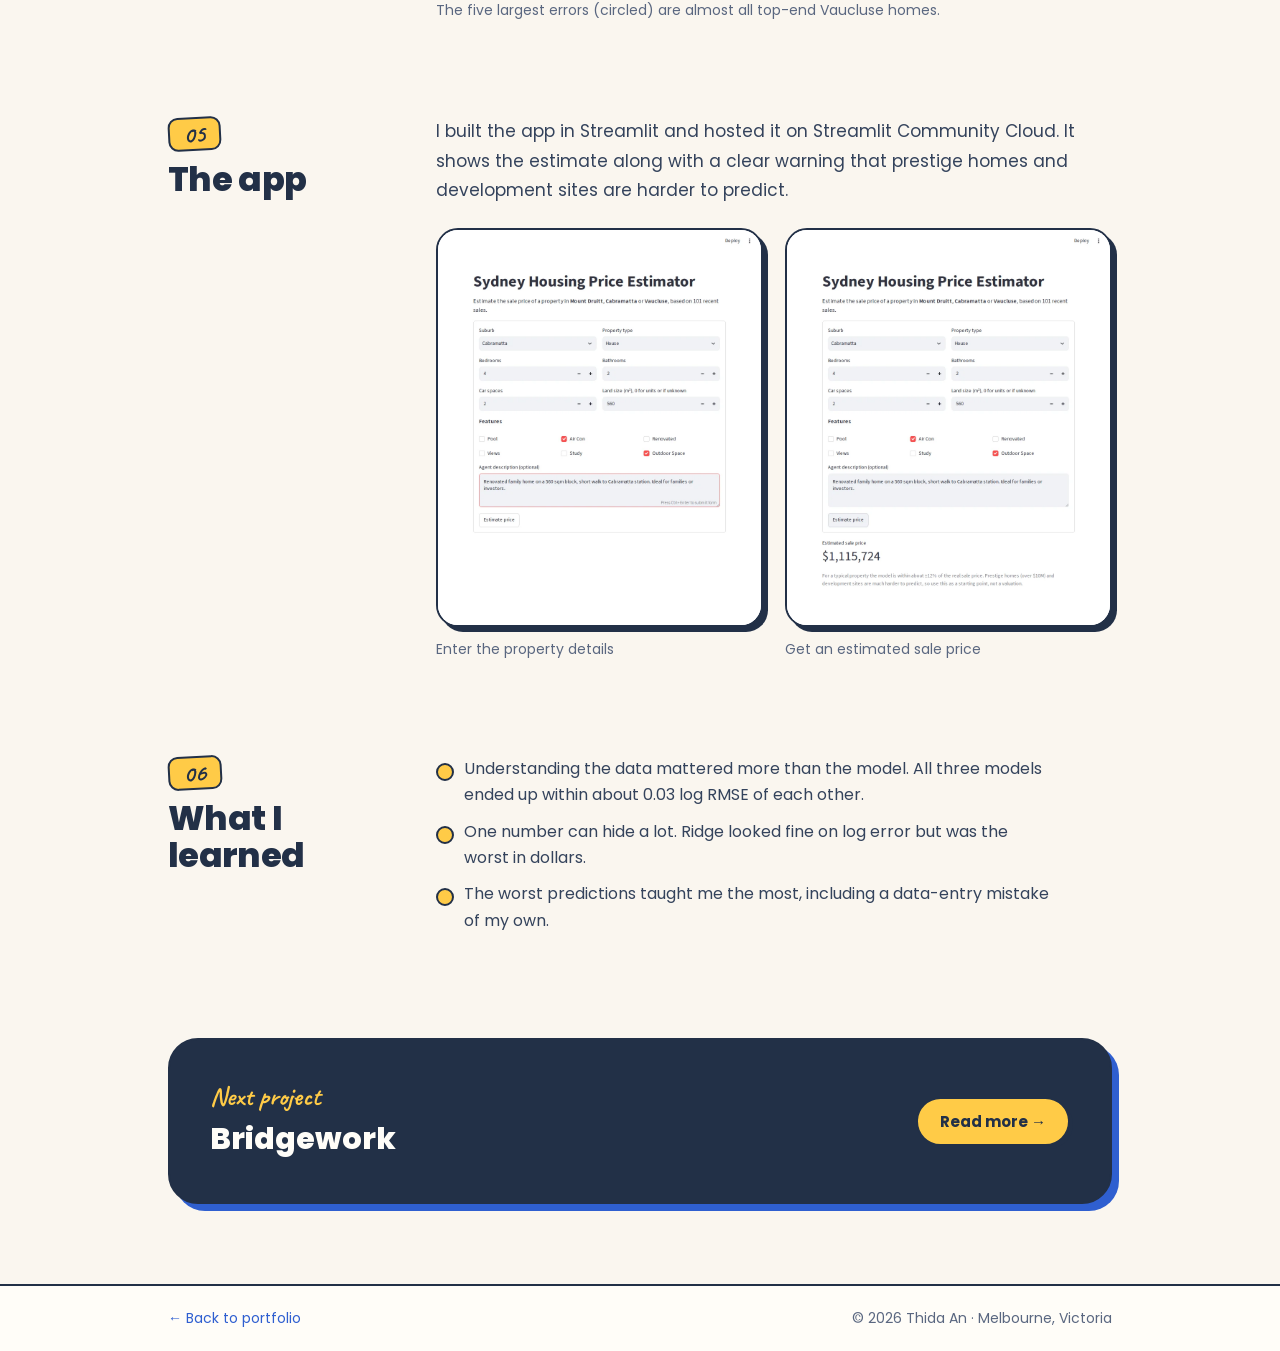
<file: sydney-housing.html>
<!DOCTYPE html>
<html lang="en">
<head>
<meta charset="utf-8">
<meta name="viewport" content="width=device-width, initial-scale=1">
<title>Sydney Housing Price · Thida An</title>
<link rel="preconnect" href="https://fonts.googleapis.com">
<link rel="preconnect" href="https://fonts.gstatic.com" crossorigin>
<link href="https://fonts.googleapis.com/css2?family=Caveat:wght@700&family=Poppins:wght@400;500;600;700;800&display=swap" rel="stylesheet">
<link rel="stylesheet" href="project.css">
</head>
<body style="--accent: #FFCB47; --tint: #FFF1C9">

<!-- HEADER -->
<header>
  <div class="wrap">
    <a href="index.html" class="logo">Thida An<span>.</span></a>
    <a href="index.html#projects" class="btn small">← All projects</a>
  </div>
</header>

<main class="wrap">

  <!-- HERO -->
  <section class="hero">
    <div class="hero-card">
      <div class="hero-text">
        <span class="script">SIT307 Machine Learning · Deakin</span>
        <h1>Sydney Housing Price</h1>
        <p class="lead">A quick second opinion for real estate agents: type in a property's details and get an estimated sale price in seconds.</p>
        <div class="tags">
          <span class="tag">scikit-learn</span>
          <span class="tag">Random forest</span>
          <span class="tag">Streamlit</span>
          <span class="tag">pandas</span>
        </div>
        <div class="buttons">
          <a href="https://sydney-housing-price-xth7rckooif6tdmgmtsldy.streamlit.app/" target="_blank" class="btn primary">Try the app →</a>
          <a href="https://github.com/chakriyathida/sydney-housing-price" target="_blank" class="btn">View code on GitHub</a>
        </div>
      </div>
      <div class="hero-img">
        <img src="images/projects/sydney-app-prediction.webp" alt="The Sydney Housing Price Estimator app showing an estimated price">
      </div>
    </div>
  </section>

  <!-- KEY NUMBERS -->
  <div class="stats">
    <div class="stat"><div class="num">101</div><div class="label">sold properties I collected by hand</div></div>
    <div class="stat"><div class="num">3</div><div class="label">suburbs, from entry level to prestige</div></div>
    <div class="stat"><div class="num">~12%</div><div class="label">typical error on a normal home</div></div>
  </div>

  <!-- 1. THE QUESTION -->
  <section class="block">
    <div class="block-head">
      <span class="step">01</span>
      <h2>The question</h2>
    </div>
    <div class="block-body">
      <p>Can one model price homes across three very different Sydney markets?</p>
      <ul class="points">
        <li><strong>Mount Druitt</strong>: entry level, first-home buyers and investors</li>
        <li><strong>Cabramatta</strong>: mid range, families and investors</li>
        <li><strong>Vaucluse</strong>: harbour-side prestige</li>
      </ul>
      <p>The same house can be worth very different amounts depending on where it is, so the model has to learn that.</p>
    </div>
  </section>

  <!-- 2. THE DATA -->
  <section class="block">
    <div class="block-head">
      <span class="step">02</span>
      <h2>The data</h2>
    </div>
    <div class="block-body">
      <p>I opened 101 sold listings on realestate.com.au and domain.com.au and typed each one into a spreadsheet, including the agent's description.</p>
      <ul class="points">
        <li>Year built (98%) and building size (83%) were almost never listed, so I left them out.</li>
        <li>I turned agent descriptions into keyword features, like harbour views, luxury words and "investor" language.</li>
        <li>Suburb and property type had to be read together. Cabramatta's median looks low only because most of its sales were units.</li>
      </ul>
      <figure>
        <div class="frame"><img src="images/projects/sydney-suburb-boxplot.webp" alt="Box plot of sale price by suburb for houses and strata, and a scatter of bedrooms against price"></div>
        <figcaption>A typical Vaucluse house sold for about 7 times a typical Mount Druitt house.</figcaption>
      </figure>
    </div>
  </section>

  <!-- 3. METHOD -->
  <section class="block">
    <div class="block-head">
      <span class="step">03</span>
      <h2>What I did</h2>
    </div>
    <div class="block-body">
      <p>Prices were very skewed, so I predicted <strong>log(price)</strong>. Then I compared three model families with cross-validation.</p>
      <div class="table-wrap">
        <table>
          <tr><th>Model</th><th>Test RMSE (log)</th><th>Average error</th><th>Median error</th></tr>
          <tr><td>Ridge regression</td><td>0.337</td><td>25.2%</td><td>15.4%</td></tr>
          <tr class="best"><td>Random forest</td><td>0.303</td><td>19.0%</td><td>12.2%</td></tr>
          <tr><td>Gradient boosting</td><td>0.306</td><td>19.7%</td><td>12.6%</td></tr>
        </table>
      </div>
      <p>I chose the <strong>random forest</strong>. It had the lowest error and it fails safely. Ridge guessed $18.7M for four apartments that sold together for $6.45M. The forest can't go that far off.</p>
    </div>
  </section>

  <!-- 4. FINDINGS -->
  <section class="block">
    <div class="block-head">
      <span class="step">04</span>
      <h2>What I found</h2>
    </div>
    <div class="block-body">
      <ul class="points">
        <li>Ordinary homes are easy. Median error was about <strong>8%</strong> in Mount Druitt.</li>
        <li>Prestige homes are hard. Median error for Vaucluse houses was <strong>38%</strong>.</li>
        <li>The biggest miss was a $22.41M harbour-view home, predicted at $8.04M. Its value came from views of the Opera House and Bridge, which my features couldn't capture.</li>
      </ul>
      <figure>
        <div class="frame"><img src="images/projects/sydney-error-by-group.webp" alt="Actual vs predicted price for the random forest, with the five largest errors circled"></div>
        <figcaption>The five largest errors (circled) are almost all top-end Vaucluse homes.</figcaption>
      </figure>
    </div>
  </section>

  <!-- 5. THE APP -->
  <section class="block">
    <div class="block-head">
      <span class="step">05</span>
      <h2>The app</h2>
    </div>
    <div class="block-body">
      <p>I built the app in Streamlit and hosted it on Streamlit Community Cloud. It shows the estimate along with a clear warning that prestige homes and development sites are harder to predict.</p>
      <div class="fig-row">
        <figure>
          <div class="frame"><img src="images/projects/sydney-app-form.webp" alt="App input form with suburb, property type, rooms and features"></div>
          <figcaption>Enter the property details</figcaption>
        </figure>
        <figure>
          <div class="frame"><img src="images/projects/sydney-app-prediction.webp" alt="App showing the estimated sale price"></div>
          <figcaption>Get an estimated sale price</figcaption>
        </figure>
      </div>
    </div>
  </section>

  <!-- 6. WHAT I LEARNED -->
  <section class="block">
    <div class="block-head">
      <span class="step">06</span>
      <h2>What I learned</h2>
    </div>
    <div class="block-body">
      <ul class="points">
        <li>Understanding the data mattered more than the model. All three models ended up within about 0.03 log RMSE of each other.</li>
        <li>One number can hide a lot. Ridge looked fine on log error but was the worst in dollars.</li>
        <li>The worst predictions taught me the most, including a data-entry mistake of my own.</li>
      </ul>
    </div>
  </section>

  <!-- NEXT PROJECT -->
  <a href="bridgework.html" class="next">
    <div>
      <span class="script">Next project</span>
      <h3>Bridgework</h3>
    </div>
    <span class="btn primary">Read more →</span>
  </a>

</main>

<footer>
  <div class="wrap">
    <a href="index.html">← Back to portfolio</a>
    <span>© 2026 Thida An · Melbourne, Victoria</span>
  </div>
</footer>

</body>
</html>
</file>
<file: project.css>
/* Shared styles for the three project pages.
   Colours match the main site (index.html). */
:root {
  --cream: #FAF6EF;
  --paper: #FFFDF8;
  --ink: #223047;
  --ink-soft: #34435C;
  --muted: #5A6780;
  --blue: #2F5FD0;
  --yellow: #FFCB47;
  --green: #CFDAB4;
  --pink: #F4A3AE;
  --accent: var(--yellow);      /* each page sets its own accent on <body> */
  --tint: #FFF1C9;
}

* { box-sizing: border-box; }
html { scroll-behavior: smooth; }
body {
  margin: 0;
  background: var(--cream);
  color: var(--ink);
  font-family: 'Poppins', Helvetica, sans-serif;
  overflow-x: hidden;
}
a { color: var(--blue); text-decoration: none; }
a:hover { color: var(--ink); }
img { max-width: 100%; display: block; }

.wrap { max-width: 1040px; margin: 0 auto; padding: 0 clamp(16px, 5vw, 48px); }
.script { font-family: 'Caveat', cursive; font-weight: 700; }

/* ---------- Header ---------- */
header {
  position: sticky; top: 0; z-index: 50;
  background: rgba(250, 246, 239, 0.92);
  backdrop-filter: blur(12px); -webkit-backdrop-filter: blur(12px);
  border-bottom: 2px solid var(--ink);
}
header .wrap { display: flex; align-items: center; justify-content: space-between; gap: 16px; padding-top: 12px; padding-bottom: 12px; }
.logo { color: var(--ink); font-weight: 800; font-size: 24px; letter-spacing: -0.02em; }
.logo span { color: var(--blue); }

/* ---------- Buttons ---------- */
.btn {
  display: inline-flex; align-items: center; gap: 8px;
  background: var(--paper); color: var(--ink);
  font-weight: 700; font-size: 15px;
  padding: 11px 22px; border-radius: 999px;
  border: 2px solid var(--ink); box-shadow: 3px 3px 0 var(--ink);
  transition: transform .2s cubic-bezier(.3,1.7,.5,1), box-shadow .2s ease;
}
.btn:hover { color: var(--ink); transform: translate(-2px, -3px); box-shadow: 6px 7px 0 var(--ink); }
.btn.primary { background: var(--yellow); }
.btn.small { font-size: 14px; padding: 8px 16px; }

/* ---------- Hero ---------- */
.hero { padding: clamp(28px, 5vw, 56px) 0 clamp(24px, 4vw, 40px); }
.hero-card {
  background: var(--accent);
  border: 2px solid var(--ink); border-radius: 36px; box-shadow: 8px 8px 0 var(--ink);
  padding: clamp(28px, 5vw, 56px);
  display: flex; flex-wrap: wrap; gap: 36px; align-items: center;
  background-image: radial-gradient(rgba(34,48,71,0.10) 1.4px, transparent 1.6px);
  background-size: 20px 20px;
}
.hero-text { flex: 1 1 380px; min-width: 0; display: flex; flex-direction: column; gap: 16px; align-items: flex-start; }
.hero-text .script { font-size: clamp(24px, 3vw, 32px); transform: rotate(-3deg); }
.hero h1 { margin: 0; font-size: clamp(38px, 6vw, 68px); font-weight: 800; line-height: 1; letter-spacing: -0.035em; }
.hero p.lead { margin: 0; font-size: clamp(17px, 2vw, 20px); line-height: 1.55; font-weight: 500; max-width: 40ch; }
.hero-img {
  flex: 1 1 300px; min-width: 0;
  background: var(--paper); border: 2px solid var(--ink); border-radius: 24px;
  box-shadow: 5px 5px 0 var(--ink); overflow: hidden; transform: rotate(2deg);
}
.hero-img img { width: 100%; height: auto; }
.tags { display: flex; flex-wrap: wrap; gap: 8px; }
.tag { font-size: 13px; font-weight: 700; background: var(--paper); border: 1.5px solid var(--ink); padding: 5px 12px; border-radius: 999px; }
.buttons { display: flex; flex-wrap: wrap; gap: 12px; margin-top: 6px; }

/* ---------- Big number stats ---------- */
.stats { display: grid; grid-template-columns: repeat(auto-fit, minmax(min(100%, 220px), 1fr)); gap: 18px; padding: 8px 0 clamp(32px, 5vw, 56px); }
.stat {
  background: var(--paper); border: 2px solid var(--ink); border-radius: 22px;
  box-shadow: 4px 4px 0 var(--ink); padding: 18px 22px;
}
.stat:nth-child(2) { transform: rotate(-1deg); }
.stat:nth-child(3) { transform: rotate(1deg); }
.stat .num { font-size: 38px; font-weight: 800; letter-spacing: -0.03em; line-height: 1.1; }
.stat .label { font-size: 15px; font-weight: 600; line-height: 1.45; color: var(--ink-soft); }

/* ---------- Story sections ---------- */
section.block { padding: clamp(28px, 4vw, 48px) 0; display: flex; flex-wrap: wrap; gap: 20px 48px; }
.block-head { flex: 0 0 220px; }
.block-head .step {
  display: inline-block; font-family: 'Caveat', cursive; font-weight: 700; font-size: 24px;
  background: var(--accent); border: 2px solid var(--ink); border-radius: 10px;
  padding: 0 14px; transform: rotate(-3deg); margin-bottom: 10px;
}
.block-head h2 { margin: 0; font-size: clamp(26px, 3.2vw, 34px); font-weight: 800; letter-spacing: -0.02em; line-height: 1.1; }
.block-body { flex: 1 1 420px; min-width: 0; display: flex; flex-direction: column; gap: 16px; }
.block-body p { margin: 0; font-size: 17px; line-height: 1.75; color: var(--ink-soft); max-width: 62ch; }
.block-body strong { color: var(--ink); }

/* Short point list with coloured bullets */
ul.points { margin: 0; padding: 0; list-style: none; display: flex; flex-direction: column; gap: 10px; }
ul.points li { position: relative; padding-left: 28px; font-size: 16px; line-height: 1.65; color: var(--ink-soft); max-width: 62ch; }
ul.points li::before {
  content: ""; position: absolute; left: 0; top: 7px; width: 14px; height: 14px;
  border-radius: 50%; background: var(--accent); border: 2px solid var(--ink);
}

/* Figures */
figure { margin: 6px 0 0; }
figure .frame {
  background: #fff; border: 2px solid var(--ink); border-radius: 22px;
  box-shadow: 5px 5px 0 var(--ink); overflow: hidden;
}
figure .frame img { width: 100%; height: auto; }
figcaption { font-size: 14px; color: var(--muted); margin-top: 12px; line-height: 1.5; }
.fig-row { display: grid; grid-template-columns: repeat(auto-fit, minmax(min(100%, 260px), 1fr)); gap: 22px; }
.fig-row.two { grid-template-columns: repeat(auto-fit, minmax(min(100%, 400px), 1fr)); gap: 28px; }

/* Phone screenshots (AgriSense) */
section.block.wide .block-head,
section.block.wide .block-body { flex-basis: 100%; }
.phones { display: grid; grid-template-columns: repeat(5, 1fr); gap: 20px; }
@media (max-width: 760px) { .phones { grid-template-columns: repeat(2, 1fr); } }
.phones figure { margin: 0; }
.phones img { width: 100%; height: auto; filter: drop-shadow(4px 5px 0 rgba(34,48,71,0.25)); }
.phones figure:nth-child(odd) img { transform: rotate(-1.5deg); }
.phones figure:nth-child(even) img { transform: rotate(1.5deg); }
.phones figcaption { text-align: center; font-size: 13px; }

/* Results table */
.table-wrap { overflow-x: auto; border: 2px solid var(--ink); border-radius: 18px; background: var(--paper); box-shadow: 4px 4px 0 var(--ink); }
table { border-collapse: collapse; width: 100%; font-size: 15px; min-width: 460px; }
th, td { text-align: left; padding: 12px 16px; border-bottom: 1.5px dashed rgba(34,48,71,0.18); }
th { font-weight: 700; background: var(--tint); }
tr:last-child td { border-bottom: none; }
tr.best td { font-weight: 700; color: var(--ink); }
tr.best td:first-child::after { content: " ★"; color: var(--blue); }

/* Small "honest note" box */
.note {
  background: var(--paper); border: 2px dashed var(--ink); border-radius: 18px;
  padding: 16px 20px; font-size: 15px; line-height: 1.6; color: var(--ink-soft);
}
.note b { color: var(--ink); }

/* ---------- Next project + footer ---------- */
.next {
  margin: clamp(32px, 5vw, 56px) 0 clamp(48px, 7vw, 80px);
  display: flex; flex-wrap: wrap; justify-content: space-between; align-items: center; gap: 18px;
  background: var(--ink); color: var(--paper);
  border: 2px solid var(--ink); border-radius: 30px; box-shadow: 7px 7px 0 var(--blue);
  padding: clamp(24px, 4vw, 40px);
}
.next, .next:hover { color: var(--paper); }   /* keep text light on the navy card */
.next .script { color: var(--yellow); font-size: 26px; }
.next h3 { margin: 4px 0 0; font-size: clamp(22px, 3vw, 30px); font-weight: 800; }
footer { border-top: 2px solid var(--ink); background: var(--paper); }
footer .wrap { display: flex; flex-wrap: wrap; justify-content: space-between; gap: 12px; padding-top: 22px; padding-bottom: 22px; font-size: 14px; color: var(--muted); }

@media (max-width: 640px) {
  .block-head { flex-basis: 100%; }
  .hero-img { transform: none; }
}
</file>
